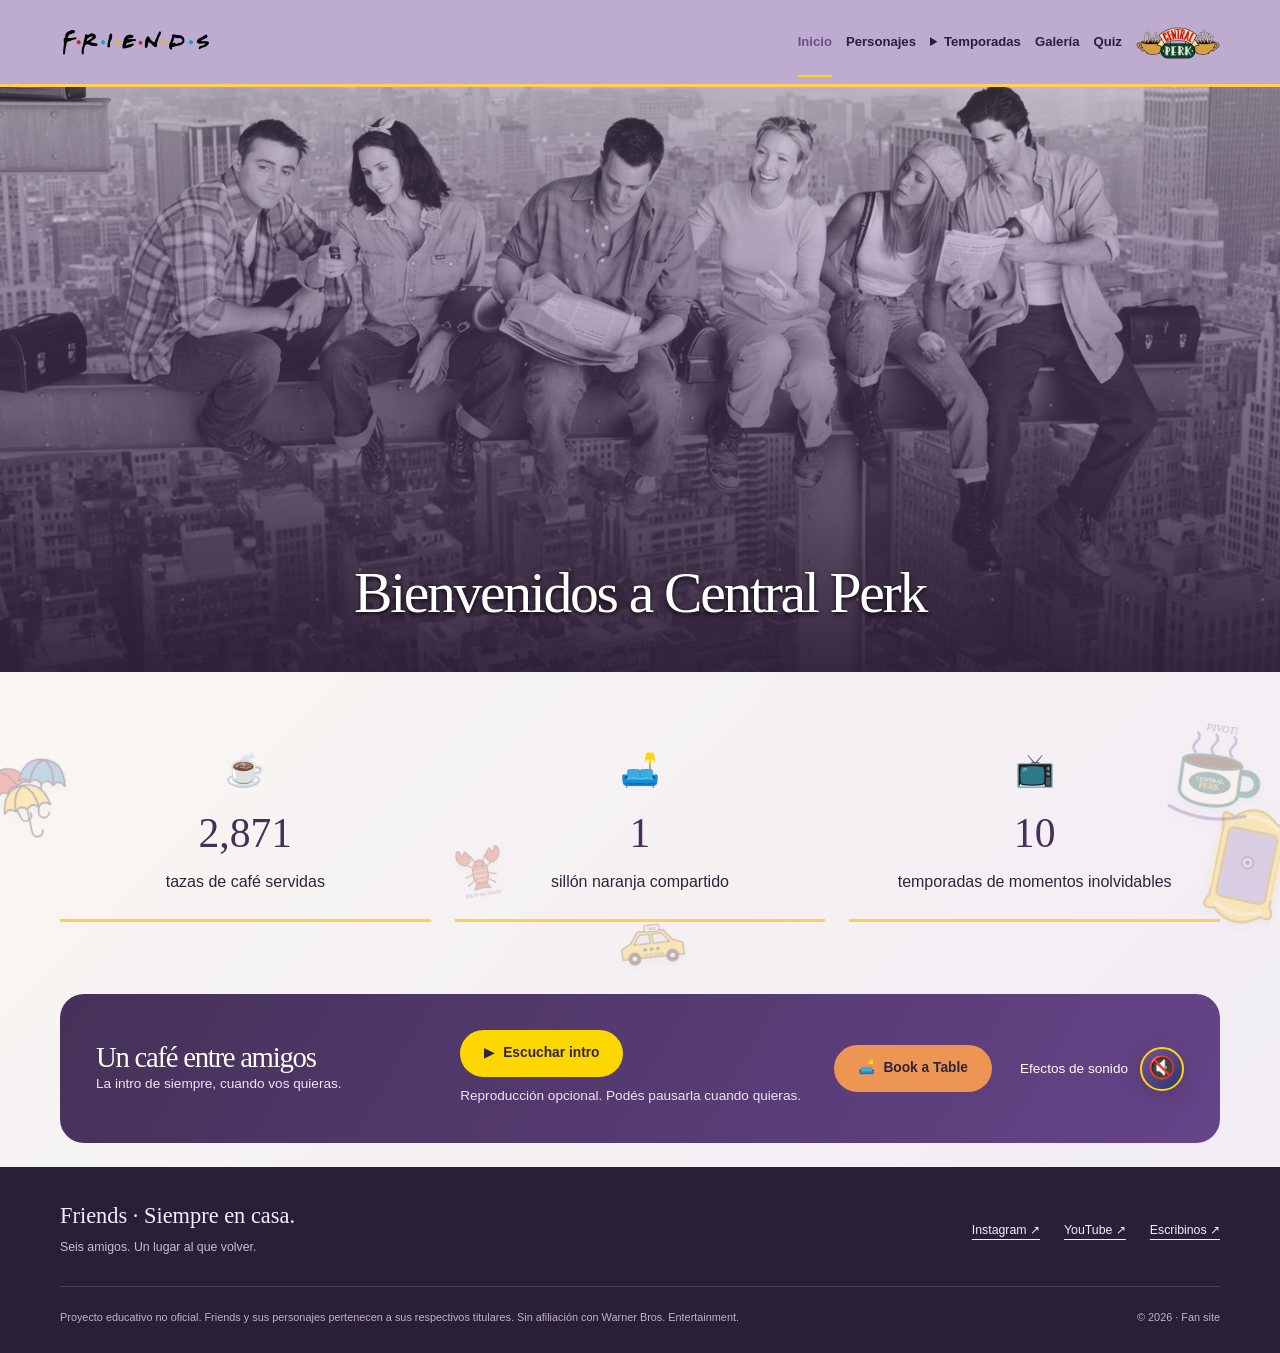
<file: index.html>
<!doctype html>
<html lang="es-AR">
<head>
<meta charset="UTF-8">
<meta name="viewport" content="width=device-width, initial-scale=1">
<meta name="theme-color" content="#291f39">
<title>Inicio | Friends</title>
<link rel="stylesheet" href="css/estilos.css">
<script defer src="js/data.js"></script>
<script defer src="js/hero.js"></script>
<script defer src="js/gallery.js"></script>
<script defer src="js/audioManager.js"></script>
<script defer src="js/audio.js"></script>
<script defer src="js/quiz.js"></script>
<script defer src="js/contacto.js"></script>
<script defer src="js/personajes.js"></script>
<script defer src="js/main.js"></script>
<script defer src="js/visualEffects.js"></script>
<script defer src="js/script.js"></script>
</head>
<body>
<div class="app home-page">
<a class="skip-link" href="#contenido">Saltar al contenido</a>
<header class="site-header">
<div class="container header-inner">
<a class="brand" href="index.html" aria-label="Friends, ir al inicio">
<img src="img/home/friends-logo.png" width="2048" height="800" alt="Friends"/>
</a>
<nav id="navegacion" class="navigation" aria-label="Navegación principal">
<a href="index.html" aria-current="page">Inicio</a>
<a href="personajes.html">Personajes</a>
<a href="temporadas.html">Temporadas</a>
<a href="galeria.html">Galería</a>
<a href="quiz.html">Quiz</a>
<a class="cafe-nav-link" href="contacto.html#formulario" aria-label="Central Perk: contacto y reservas">
<img src="img/home/central-perk.png" width="1760" height="880" alt="Central Perk">
</a>
</nav>
<button class="menu-toggle" type="button" aria-label="Abrir menú" aria-expanded="false" aria-controls="navegacion">☰</button>
</div>
</header>
<main id="contenido" tabindex="-1">

<div class="theme-decorations" aria-hidden="true">
<img class="theme-sticker sticker-umbrellas" src="img/stickers/umbrellas.svg" alt="" width="180" height="180" loading="lazy" decoding="async">
<img class="theme-sticker sticker-frame" src="img/stickers/frame.svg" alt="" width="180" height="180" loading="lazy" decoding="async">
<img class="theme-sticker sticker-taxi" src="img/stickers/taxi.svg" alt="" width="180" height="180" loading="lazy" decoding="async">
<img class="theme-sticker sticker-coffee" src="img/stickers/coffee.svg" alt="" width="180" height="180" loading="lazy" decoding="async">
<img class="theme-sticker sticker-lobster" src="img/stickers/lobster.svg" alt="" width="180" height="180" loading="lazy" decoding="async">
</div>
<section class="home-hero" aria-labelledby="hero-title">
<img class="hero-background" src="img/home/Gemini_Generated_Image_yj6yjkyj6yjkyj6y.jpeg" width="1515" height="688" alt="Los seis amigos sentados en una viga sobre Nueva York" fetchPriority="high"/>
<div class="hero-atmosphere" aria-hidden="true"><span class="steam-plume"></span><span class="steam-plume"></span><span class="steam-plume"></span></div>
<div class="hero-copy container">
<h1 id="hero-title">Bienvenidos a Central Perk</h1>
</div>
</section>
<section class="container perk-stats" aria-label="Central Perk en números">
<div><span aria-hidden="true">☕</span><p><strong>2,871</strong> tazas de café servidas</p></div>
<div><span aria-hidden="true">🛋️</span><p><strong>1</strong> sillón naranja compartido</p></div>
<div><span aria-hidden="true">📺</span><p><strong>10</strong> temporadas de momentos inolvidables</p></div>
</section>
</main>
<section class="audio-banner container" aria-label="Un momento en Central Perk">
<div class="audio-copy"><h2>Un caf&#233; entre amigos</h2><p>La intro de siempre, cuando vos quieras.</p></div>
<div class="audio-controls">
<button id="audio-toggle" class="button intro-player" type="button" aria-pressed="false" aria-label="Reproducir intro de Friends"><span class="player-symbol" aria-hidden="true">&#9654;</span> <span class="player-text">Escuchar intro</span></button>
<span class="audio-status" role="status">Reproducci&#243;n opcional. Pod&#233;s pausarla cuando quieras.</span>
</div>
<a class="button booking-button" href="contacto.html#formulario"><span aria-hidden="true">&#128715;&#65039;</span> Book a Table</a>
<div class="sound-controls"><span>Efectos de sonido</span></div>
</section>
<footer class="site-footer">
<div class="container">
<div class="footer-top">
<div>
<p class="site-name">Friends · Siempre en casa.</p>
<p>Seis amigos. Un lugar al que volver.</p>
</div>
<div class="socials" aria-label="Redes sociales">
<a href="https://www.instagram.com/friends/" target="_blank" rel="noopener noreferrer">Instagram ↗</a>
<a href="https://www.youtube.com/@Friends" target="_blank" rel="noopener noreferrer">YouTube ↗</a>
<a href="contacto.html#formulario">Escribinos ↗</a>
</div>
</div>
<div class="footer-bottom">
<p>Proyecto educativo no oficial. Friends y sus personajes pertenecen a sus respectivos titulares. Sin afiliación con Warner Bros. Entertainment.</p>
<span>© <span data-current-year>2026</span> · Fan site</span>
</div>
</div>
</footer>
</div>
<noscript><style>.hero-copy > * { opacity: 1; transform: none; }</style>Activá JavaScript para usar los controles interactivos.</noscript>
</body>
</html>
</file>
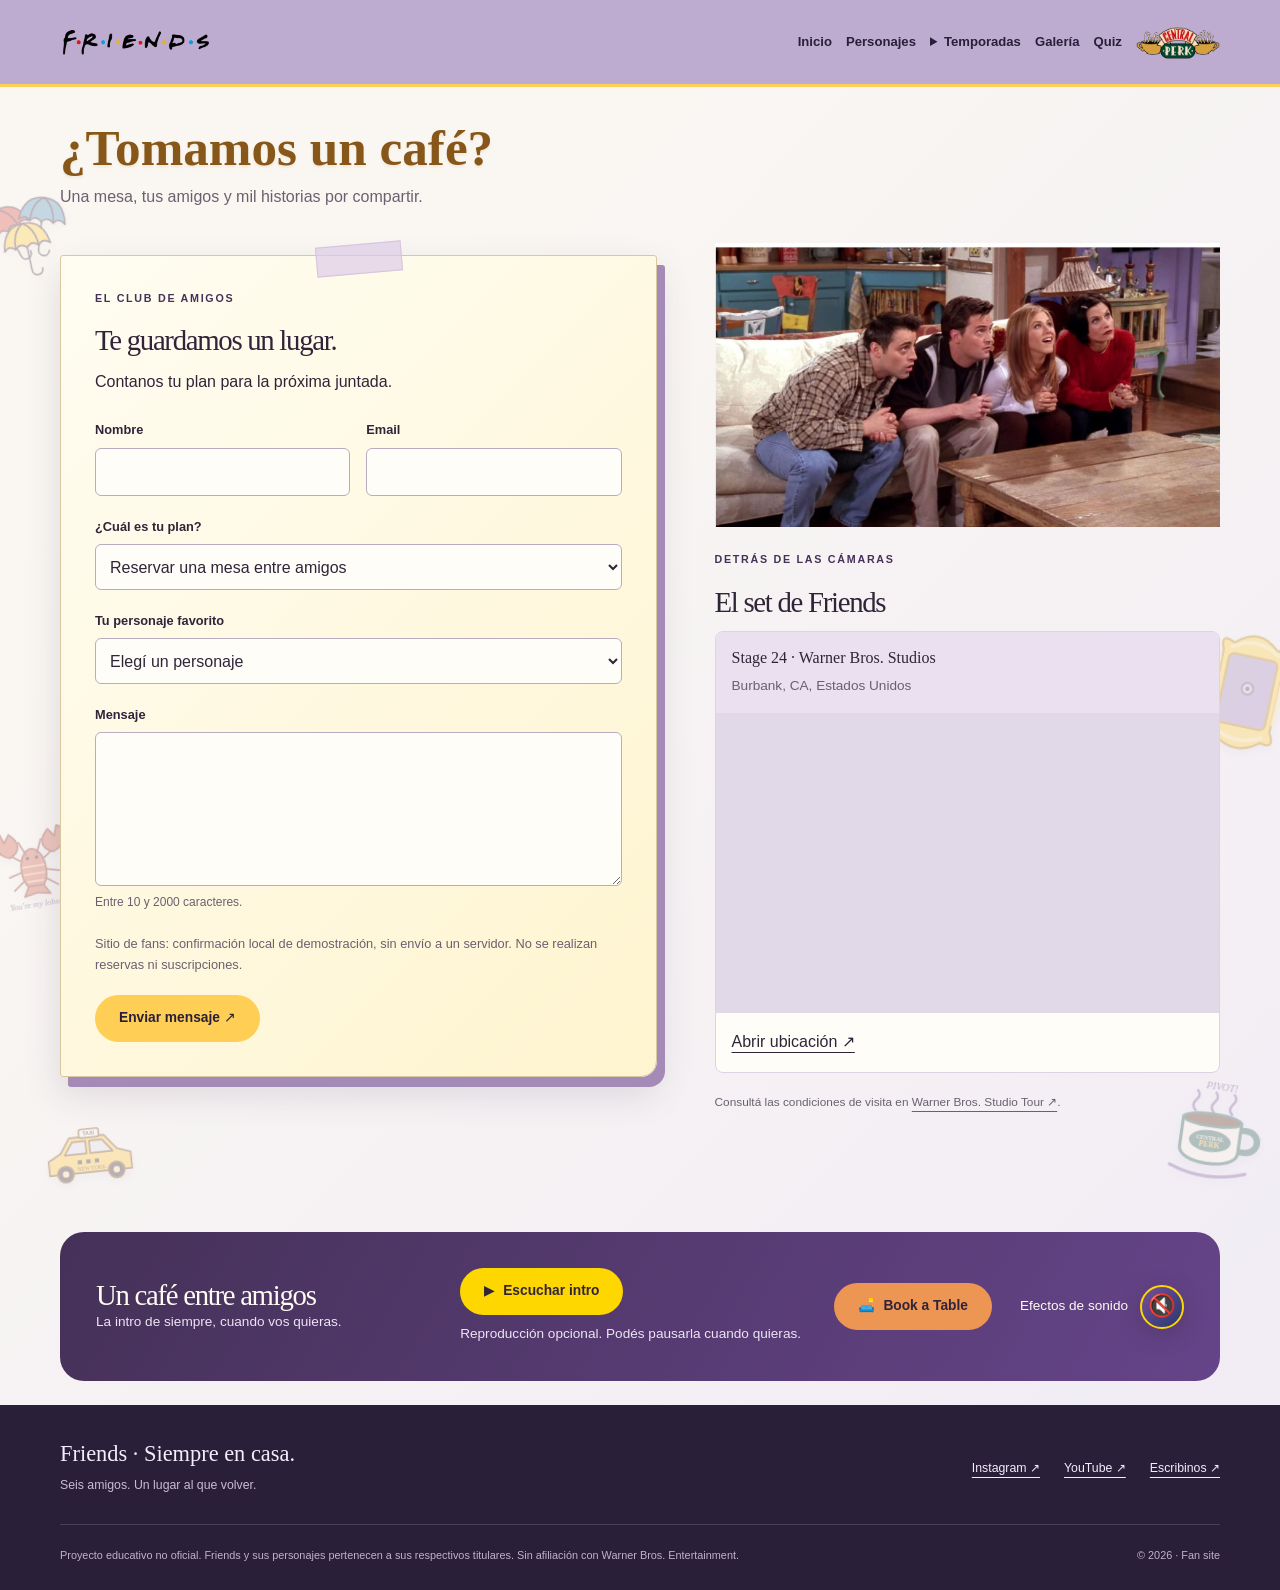
<file: contacto.html>
<!doctype html>
<html lang="es-AR">
<head>
<meta charset="UTF-8">
<meta name="viewport" content="width=device-width, initial-scale=1">
<meta name="theme-color" content="#291f39">
<title>¿Tomamos un café? | Friends</title>
<link rel="stylesheet" href="css/estilos.css">
<script defer src="js/data.js"></script>
<script defer src="js/hero.js"></script>
<script defer src="js/gallery.js"></script>
<script defer src="js/audioManager.js"></script>
<script defer src="js/audio.js"></script>
<script defer src="js/quiz.js"></script>
<script defer src="js/contacto.js"></script>
<script defer src="js/personajes.js"></script>
<script defer src="js/main.js"></script>
<script defer src="js/visualEffects.js"></script>
<script defer src="js/script.js"></script>
</head>
<body>
<div class="app">
<a class="skip-link" href="#contenido">Saltar al contenido</a>
<header class="site-header">
<div class="container header-inner">
<a class="brand" href="index.html" aria-label="Friends, ir al inicio">
<img src="img/home/friends-logo.png" width="2048" height="800" alt="Friends"/>
</a>
<nav id="navegacion" class="navigation" aria-label="Navegación principal">
<a href="index.html">Inicio</a>
<a href="personajes.html">Personajes</a>
<a href="temporadas.html">Temporadas</a>
<a href="galeria.html">Galería</a>
<a href="quiz.html">Quiz</a>
<a class="cafe-nav-link" href="contacto.html#formulario" aria-label="Central Perk: contacto y reservas" aria-current="page">
<img src="img/home/central-perk.png" width="1760" height="880" alt="Central Perk">
</a>
</nav>
<button class="menu-toggle" type="button" aria-label="Abrir menú" aria-expanded="false" aria-controls="navegacion">☰</button>
</div>
</header>
<main id="contenido" tabindex="-1">

<div class="theme-decorations" aria-hidden="true">
<img class="theme-sticker sticker-umbrellas" src="img/stickers/umbrellas.svg" alt="" width="180" height="180" loading="lazy" decoding="async">
<img class="theme-sticker sticker-frame" src="img/stickers/frame.svg" alt="" width="180" height="180" loading="lazy" decoding="async">
<img class="theme-sticker sticker-taxi" src="img/stickers/taxi.svg" alt="" width="180" height="180" loading="lazy" decoding="async">
<img class="theme-sticker sticker-coffee" src="img/stickers/coffee.svg" alt="" width="180" height="180" loading="lazy" decoding="async">
<img class="theme-sticker sticker-lobster" src="img/stickers/lobster.svg" alt="" width="180" height="180" loading="lazy" decoding="async">
</div>
<div class="cafe-page container">
<header class="cafe-heading">
<div><h1 id="cafe-title">¿Tomamos un café?</h1>
<p>Una mesa, tus amigos y mil historias por compartir.</p></div>
</header>
<div class="cafe-split">
<section class="club-section contact-note" id="formulario" aria-labelledby="form-title">
<span class="eyebrow">El club de amigos</span>
<h2 id="form-title">Te guardamos un lugar.</h2>
<p>Contanos tu plan para la próxima juntada.</p>
<form id="contact-form" class="contact-form">
<div class="form-row">
<div class="field"><label for="nombre">Nombre</label><input id="nombre" name="nombre" required minlength="2" maxlength="80" autocomplete="given-name"></div>
<div class="field"><label for="email">Email</label><input id="email" name="email" type="email" required maxlength="150" autocomplete="email"></div>
</div>
<div class="field"><label for="plan">¿Cuál es tu plan?</label>
<select id="plan" name="plan"><option>Reservar una mesa entre amigos</option><option>Sumarme al club de amigos</option><option>Hacer una consulta</option></select></div>
<div class="field"><label for="personaje">Tu personaje favorito</label>
<select id="personaje" name="personaje"><option value="">Elegí un personaje</option><option>Rachel</option><option>Monica</option><option>Phoebe</option><option>Joey</option><option>Chandler</option><option>Ross</option></select></div>
<div class="field"><label for="mensaje">Mensaje</label><textarea id="mensaje" name="mensaje" required minlength="10" maxlength="2000" rows="5" aria-describedby="message-help"></textarea>
<span id="message-help" class="small">Entre 10 y 2000 caracteres.</span></div>
<p class="club-note">Sitio de fans: confirmación local de demostración, sin envío a un servidor. No se realizan reservas ni suscripciones.</p>
<button class="button contact-submit" type="submit"><svg class="success-check" viewBox="0 0 24 24" aria-hidden="true" focusable="false"><path d="M5 12l4 4L19 6" pathLength="1"/></svg><span class="submit-label" aria-live="polite">Enviar mensaje &#8599;</span></button>
<div class="form-status" role="status" tabindex="-1"></div>
</form>
<dialog id="contact-success" class="contact-dialog" aria-labelledby="contact-success-title" aria-describedby="contact-success-copy">
<span class="eyebrow">Central Perk · El club de amigos</span>
<h2 id="contact-success-title">&#161;Mensaje recibido!</h2>
<p id="contact-success-copy">T&#237;tulo del episodio: 'El de la persona que nos contact&#243;'</p>
<p class="small">Confirmación de demostración: el mensaje se validó en tu navegador; no se envió a un servidor.</p>
<p class="contact-countdown">Esta ventana se cierra en <span data-countdown>5</span> segundos.</p>
<button class="button" type="button" autofocus>Volver a Central Perk</button>
</dialog>
</section>
<aside class="studio-section" aria-labelledby="locations-title">
<figure class="studio-photo"><img src="img/galeria/05-grupo-en-sillon.webp" alt="Los amigos reunidos en el sillón de Central Perk"></figure>
<span class="eyebrow">Detrás de las cámaras</span>
<h2 id="locations-title">El set de Friends</h2>
<div class="map-panel">
<div class="map-heading"><h3>Stage 24 · Warner Bros. Studios</h3><address>Burbank, CA, Estados Unidos</address></div>
<div class="map-embed"><iframe title="Ubicación de Stage 24, Warner Bros. Studios, Burbank" src="https://maps.google.com/maps?q=Stage%2024%20Warner%20Bros.%20Studios%20Burbank%20California&amp;output=embed" height="300" loading="lazy" referrerpolicy="no-referrer-when-downgrade" allowfullscreen></iframe></div>
<div class="map-details"><a href="https://www.google.com/maps/search/?api=1&amp;query=Stage%2024%20Warner%20Bros.%20Studios%20Burbank%20California" target="_blank" rel="noopener noreferrer">Abrir ubicación ↗</a></div>
</div>
<p class="source-note">Consultá las condiciones de visita en <a href="https://www.wbstudiotour.com/" target="_blank" rel="noopener noreferrer">Warner Bros. Studio Tour ↗</a>.</p>
</aside>
</div>
</div>
</main>
<section class="audio-banner container" aria-label="Un momento en Central Perk">
<div class="audio-copy"><h2>Un caf&#233; entre amigos</h2><p>La intro de siempre, cuando vos quieras.</p></div>
<div class="audio-controls">
<button id="audio-toggle" class="button intro-player" type="button" aria-pressed="false" aria-label="Reproducir intro de Friends"><span class="player-symbol" aria-hidden="true">&#9654;</span> <span class="player-text">Escuchar intro</span></button>
<span class="audio-status" role="status">Reproducci&#243;n opcional. Pod&#233;s pausarla cuando quieras.</span>
</div>
<a class="button booking-button" href="contacto.html#formulario"><span aria-hidden="true">&#128715;&#65039;</span> Book a Table</a>
<div class="sound-controls"><span>Efectos de sonido</span></div>
</section>
<footer class="site-footer">
<div class="container">
<div class="footer-top">
<div>
<p class="site-name">Friends · Siempre en casa.</p>
<p>Seis amigos. Un lugar al que volver.</p>
</div>
<div class="socials" aria-label="Redes sociales">
<a href="https://www.instagram.com/friends/" target="_blank" rel="noopener noreferrer">Instagram ↗</a>
<a href="https://www.youtube.com/@Friends" target="_blank" rel="noopener noreferrer">YouTube ↗</a>
<a href="contacto.html#formulario">Escribinos ↗</a>
</div>
</div>
<div class="footer-bottom">
<p>Proyecto educativo no oficial. Friends y sus personajes pertenecen a sus respectivos titulares. Sin afiliación con Warner Bros. Entertainment.</p>
<span>© <span data-current-year>2026</span> · Fan site</span>
</div>
</div>
</footer>
</div>
<noscript>Activá JavaScript para usar los controles interactivos.</noscript>
</body>
</html>
</file>
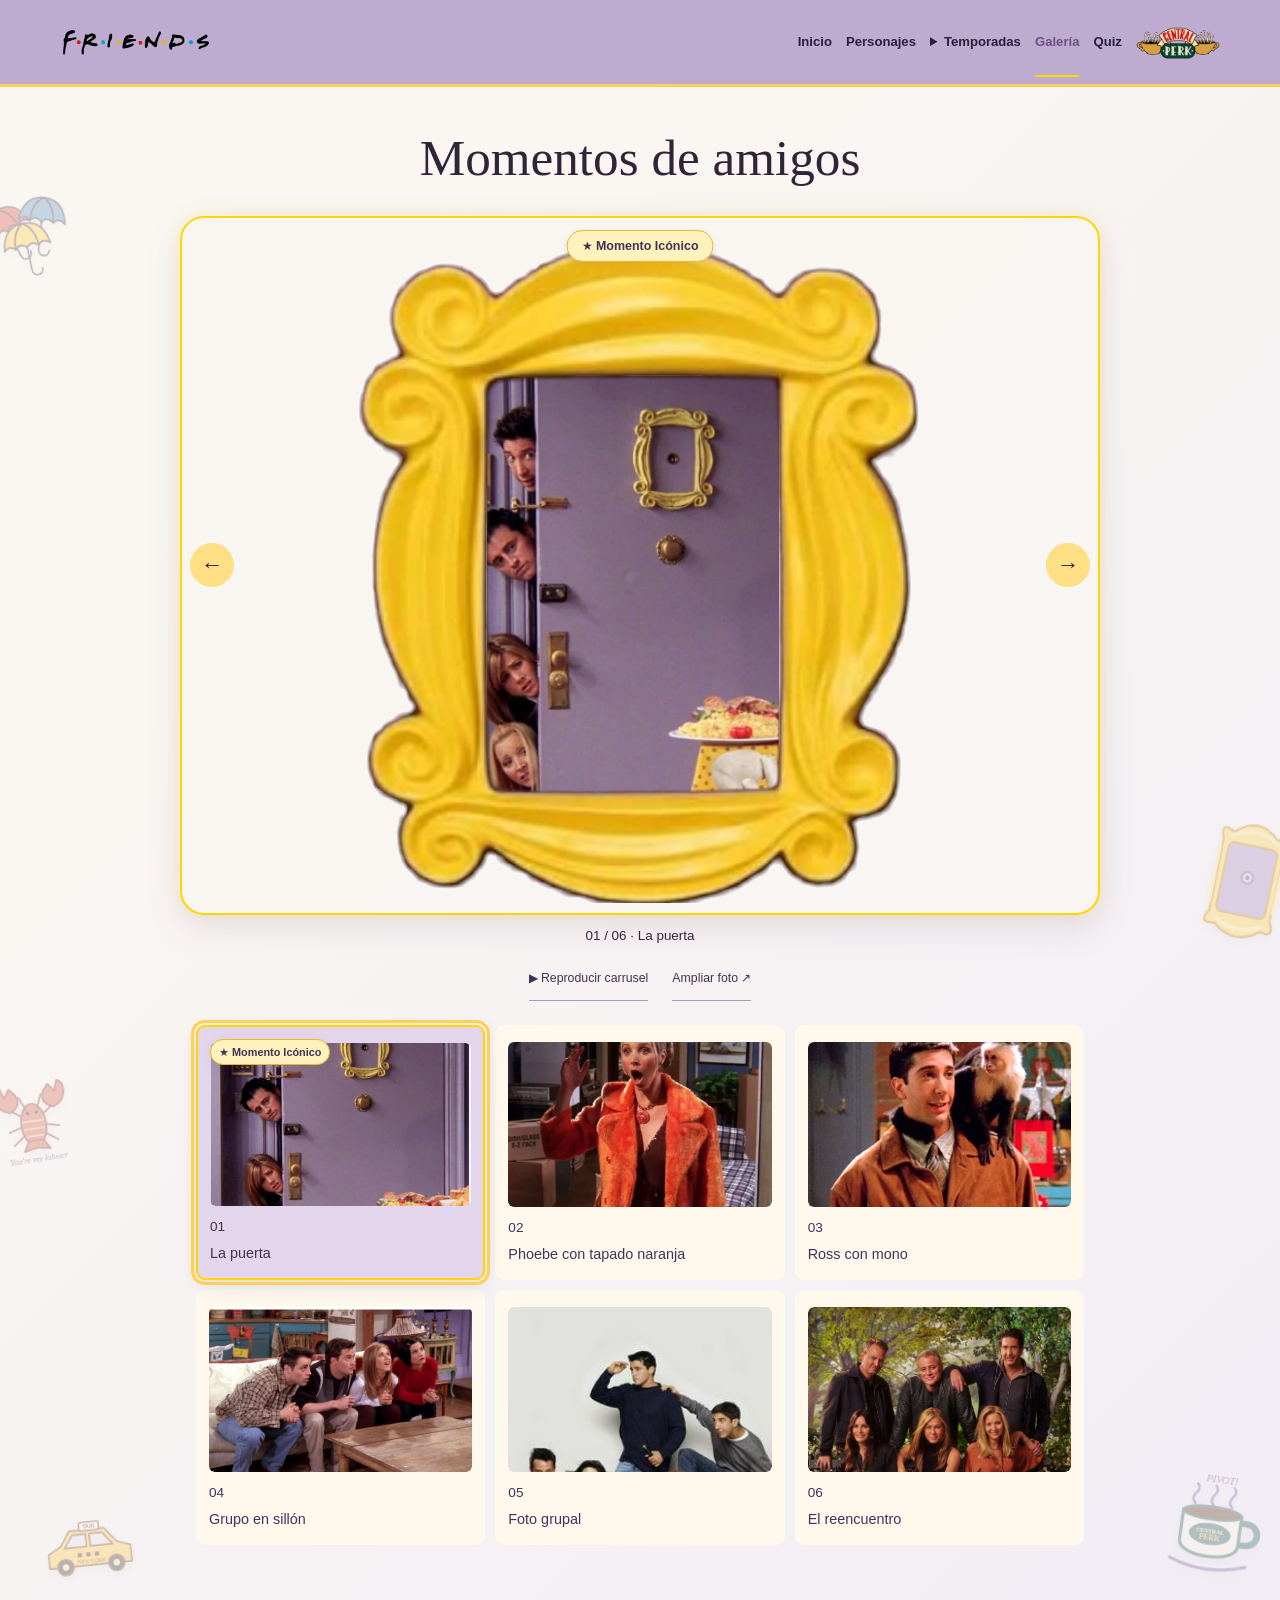
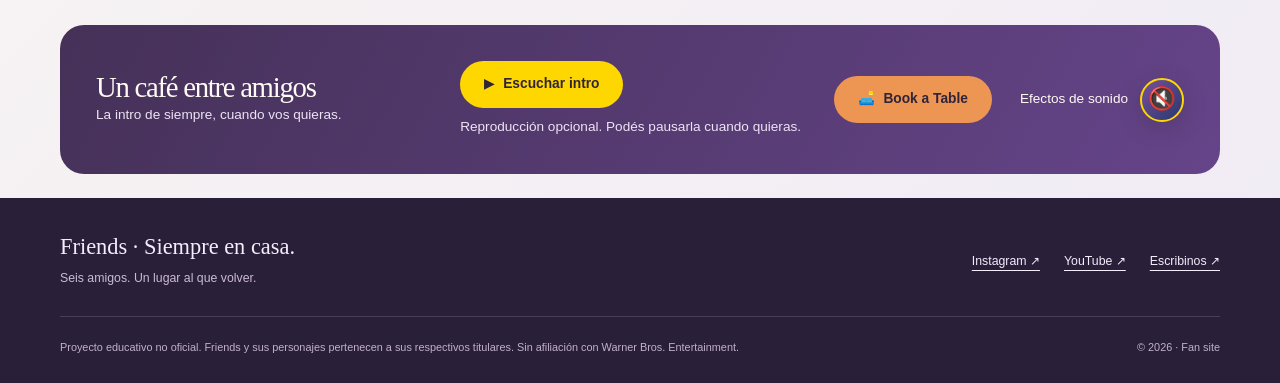
<file: galeria.html>
<!doctype html>
<html lang="es-AR">
  <head>
    <meta charset="UTF-8" />
    <meta name="viewport" content="width=device-width, initial-scale=1" />
    <meta name="theme-color" content="#291f39" />
    <title>Galería | Friends</title>
    <link rel="stylesheet" href="css/estilos.css" />
<script defer src="js/data.js"></script>
<script defer src="js/hero.js"></script>
<script defer src="js/gallery.js"></script>
<script defer src="js/audioManager.js"></script>
<script defer src="js/audio.js"></script>
<script defer src="js/quiz.js"></script>
<script defer src="js/contacto.js"></script>
<script defer src="js/personajes.js"></script>
<script defer src="js/main.js"></script>
<script defer src="js/visualEffects.js"></script>
<script defer src="js/script.js"></script>
  </head>
  <body>
    <div class="app">
      <a class="skip-link" href="#contenido">Saltar al contenido</a>
      <header class="site-header">
        <div class="container header-inner">
          <a class="brand" href="index.html" aria-label="Friends, ir al inicio">
            <img
              src="img/home/friends-logo.png"
              width="2048"
              height="800"
              alt="Friends"
            />
          </a>
          <nav
            id="navegacion"
            class="navigation"
            aria-label="Navegación principal"
          >
            <a href="index.html">Inicio</a>
            <a href="personajes.html">Personajes</a>
            <a href="temporadas.html">Temporadas</a>
            <a href="galeria.html" aria-current="page">Galería</a>
            <a href="quiz.html">Quiz</a>
<a class="cafe-nav-link" href="contacto.html#formulario" aria-label="Central Perk: contacto y reservas">
              <img
                src="img/home/central-perk.png"
                width="1760"
                height="880"
                alt="Central Perk"
              />
            </a>
          </nav>
          <button
            class="menu-toggle"
            type="button"
            aria-label="Abrir menú"
            aria-expanded="false"
            aria-controls="navegacion"
          >
            ☰
          </button>
        </div>
      </header>
      <main id="contenido" tabindex="-1">

<div class="theme-decorations" aria-hidden="true">
<img class="theme-sticker sticker-umbrellas" src="img/stickers/umbrellas.svg" alt="" width="180" height="180" loading="lazy" decoding="async">
<img class="theme-sticker sticker-frame" src="img/stickers/frame.svg" alt="" width="180" height="180" loading="lazy" decoding="async">
<img class="theme-sticker sticker-taxi" src="img/stickers/taxi.svg" alt="" width="180" height="180" loading="lazy" decoding="async">
<img class="theme-sticker sticker-coffee" src="img/stickers/coffee.svg" alt="" width="180" height="180" loading="lazy" decoding="async">
<img class="theme-sticker sticker-lobster" src="img/stickers/lobster.svg" alt="" width="180" height="180" loading="lazy" decoding="async">
</div>
        <section class="gallery-page">
          <svg class="gallery-filters" width="0" height="0" aria-hidden="true" focusable="false">
            <defs>
              <filter id="yellow-frame-only" color-interpolation-filters="sRGB">

                <feColorMatrix type="matrix" values="1 0 0 0 0  0 1 0 0 0  0 0 1 0 0  4 0 -4 0 0" />
              </filter>
            </defs>
          </svg>
          <div class="page-intro centered container">
            <h1>Momentos de amigos</h1>
          </div>
          <div
            class="memory-carousel"
            role="region"
            aria-roledescription="carrusel"
            aria-label="Seis recuerdos de Friends"
            tabindex="0"
          >
            <div class="gallery-stage gallery-featured-item">
              <span class="gallery-featured-badge">&#9733; Momento Ic&#243;nico</span>
              <button
                class="memory-frame marco-foto"
                type="button"
                aria-label="Ampliar foto de la galería"
                aria-haspopup="dialog"
              >
                <img
                  class="frame-art"
                  src="img/galeria/marco-amarillo-violeta.webp"
                  width="390"
                  height="388"
                  alt=""
                />
                <span class="memory-window">
                  <span class="peephole-window">
                    <img
                      id="carousel-image"
                      class="memory-slide"
                      src="img/galeria/01-puerta.webp"
                      alt="La puerta del departamento de Friends"
                    />
                  </span>
                </span>
              </button>
              <button
                class="gallery-arrow gallery-prev"
                type="button"
                aria-label="Foto anterior"
              >
                ←
              </button>
              <button
                class="gallery-arrow gallery-next"
                type="button"
                aria-label="Foto siguiente"
              >
                →
              </button>
            </div>
            <div class="carousel-controls">
              <p id="memory-caption" aria-live="polite" aria-atomic="true">
                01 / 06 · La puerta
              </p>
            </div>
            <div class="carousel-actions">
              <button type="button" aria-pressed="false">
                ▶ Reproducir carrusel
              </button>
              <button type="button">Ampliar foto ↗</button>
            </div>
            <div class="scene-index" aria-label="Elegí un recuerdo">
              <button type="button" aria-pressed="true">
                01<span>La puerta</span>
              </button>
              <button type="button" aria-pressed="false">
                02<span>Phoebe con tapado naranja</span>
              </button>
              <button type="button" aria-pressed="false">
                03<span>Ross con mono</span>
              </button>
              <button type="button" aria-pressed="false">
                04<span>Grupo en sillón</span>
              </button>
              <button type="button" aria-pressed="false">
                05<span>Foto grupal</span>
              </button>
              <button type="button" aria-pressed="false">
                06<span>El reencuentro</span>
              </button>
            </div>
          </div>
          <dialog class="lightbox" aria-label="Fotografía ampliada">
            <button
              class="lightbox-close"
              type="button"
              aria-label="Cerrar imagen"
            >
              ×
            </button>
            <button
              class="lightbox-prev"
              type="button"
              aria-label="Imagen anterior"
            >
              ←
            </button>
            <figure>
              <div class="lightbox-frame">
                <img class="frame-art" src="img/galeria/marco-amarillo-violeta.webp" alt="" width="390" height="388" aria-hidden="true">
                <div class="memory-window">
                  <img
                    class="lightbox-slide modal-img"
                    src="img/galeria/01-puerta.webp"
                    alt="La puerta del departamento de Friends"
                    />
                </div>
              </div>
              <figcaption aria-live="polite">La puerta</figcaption>
            </figure>
            <button
              class="lightbox-next"
              type="button"
              aria-label="Imagen siguiente"
            >
              →
            </button>
          </dialog>
        </section>
      </main>
      <section class="audio-banner container" aria-label="Un momento en Central Perk">
<div class="audio-copy"><h2>Un caf&#233; entre amigos</h2><p>La intro de siempre, cuando vos quieras.</p></div>
<div class="audio-controls">
<button id="audio-toggle" class="button intro-player" type="button" aria-pressed="false" aria-label="Reproducir intro de Friends"><span class="player-symbol" aria-hidden="true">&#9654;</span> <span class="player-text">Escuchar intro</span></button>
<span class="audio-status" role="status">Reproducci&#243;n opcional. Pod&#233;s pausarla cuando quieras.</span>
</div>
<a class="button booking-button" href="contacto.html#formulario"><span aria-hidden="true">&#128715;&#65039;</span> Book a Table</a>
<div class="sound-controls"><span>Efectos de sonido</span></div>
</section>
<footer class="site-footer">
        <div class="container">
          <div class="footer-top">
            <div>
              <p class="site-name">Friends · Siempre en casa.</p>
              <p>Seis amigos. Un lugar al que volver.</p>
            </div>
            <div class="socials" aria-label="Redes sociales">
              <a
                href="https://www.instagram.com/friends/"
                target="_blank"
                rel="noopener noreferrer"
                >Instagram ↗</a
              >
              <a
                href="https://www.youtube.com/@Friends"
                target="_blank"
                rel="noopener noreferrer"
                >YouTube ↗</a
              >
              <a href="contacto.html#formulario">Escribinos ↗</a>
            </div>
          </div>
          <div class="footer-bottom">
            <p>
              Proyecto educativo no oficial. Friends y sus personajes pertenecen
              a sus respectivos titulares. Sin afiliación con Warner Bros.
              Entertainment.
            </p>
            <span>© <span data-current-year>2026</span> · Fan site</span>
          </div>
        </div>
      </footer>
          </div>
    <noscript
      >Activá JavaScript para el carrusel, el mapa seleccionable y la
      música.</noscript
    >
  </body>
</html>
</file>
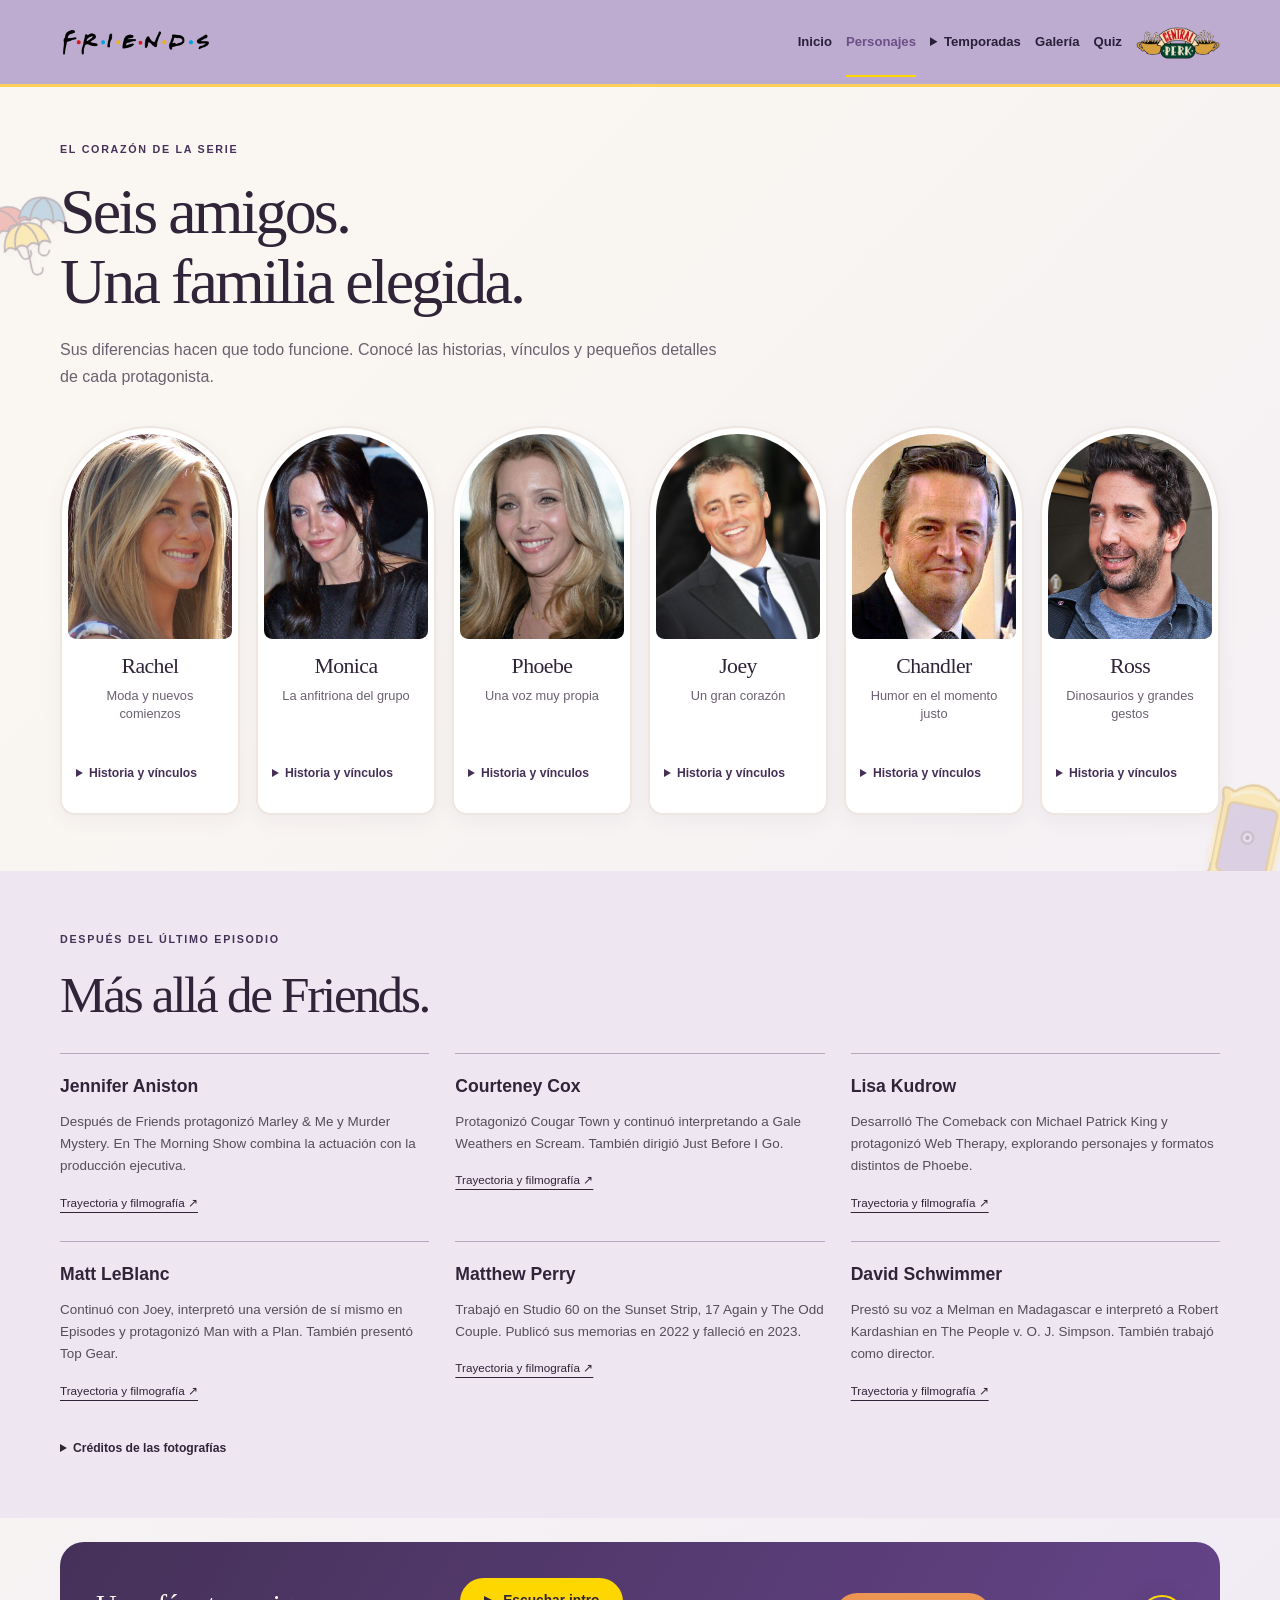
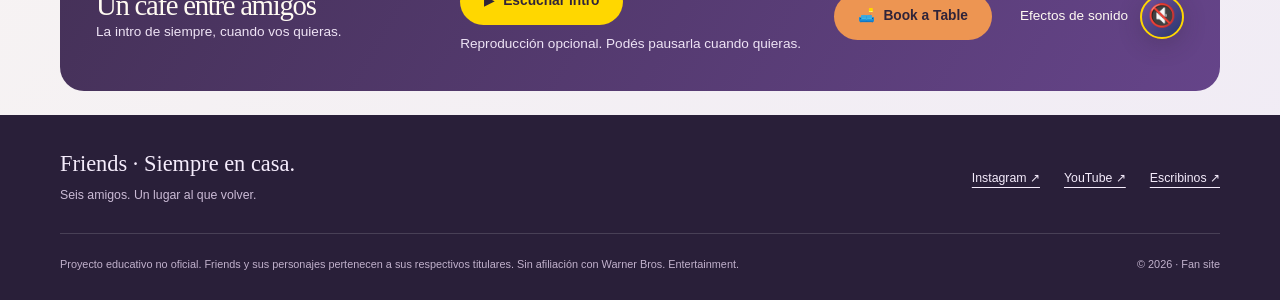
<file: personajes.html>
<!doctype html>
<html lang="es-AR">
<head>
<meta charset="UTF-8">
<meta name="viewport" content="width=device-width, initial-scale=1">
<meta name="theme-color" content="#291f39">
<title>Personajes | Friends</title>
<link rel="stylesheet" href="css/estilos.css">
<script defer src="js/data.js"></script>
<script defer src="js/hero.js"></script>
<script defer src="js/gallery.js"></script>
<script defer src="js/audioManager.js"></script>
<script defer src="js/audio.js"></script>
<script defer src="js/quiz.js"></script>
<script defer src="js/contacto.js"></script>
<script defer src="js/personajes.js"></script>
<script defer src="js/main.js"></script>
<script defer src="js/visualEffects.js"></script>
<script defer src="js/script.js"></script>
</head>
<body>
<div class="app">
<a class="skip-link" href="#contenido">Saltar al contenido</a>
<header class="site-header">
<div class="container header-inner">
<a class="brand" href="index.html" aria-label="Friends, ir al inicio">
<img src="img/home/friends-logo.png" width="2048" height="800" alt="Friends"/>
</a>
<nav id="navegacion" class="navigation" aria-label="Navegación principal">
<a href="index.html">Inicio</a>
<a href="personajes.html" aria-current="page">Personajes</a>
<a href="temporadas.html">Temporadas</a>
<a href="galeria.html">Galería</a>
<a href="quiz.html">Quiz</a>
<a class="cafe-nav-link" href="contacto.html#formulario" aria-label="Central Perk: contacto y reservas">
<img src="img/home/central-perk.png" width="1760" height="880" alt="Central Perk">
</a>
</nav>
<button class="menu-toggle" type="button" aria-label="Abrir menú" aria-expanded="false" aria-controls="navegacion">☰</button>
</div>
</header>
<main id="contenido" tabindex="-1">

<div class="theme-decorations" aria-hidden="true">
<img class="theme-sticker sticker-umbrellas" src="img/stickers/umbrellas.svg" alt="" width="180" height="180" loading="lazy" decoding="async">
<img class="theme-sticker sticker-frame" src="img/stickers/frame.svg" alt="" width="180" height="180" loading="lazy" decoding="async">
<img class="theme-sticker sticker-taxi" src="img/stickers/taxi.svg" alt="" width="180" height="180" loading="lazy" decoding="async">
<img class="theme-sticker sticker-coffee" src="img/stickers/coffee.svg" alt="" width="180" height="180" loading="lazy" decoding="async">
<img class="theme-sticker sticker-lobster" src="img/stickers/lobster.svg" alt="" width="180" height="180" loading="lazy" decoding="async">
</div>
<div class="container">
<div class="page-intro">
<span class="eyebrow">El corazón de la serie</span>
<h1>Seis amigos.<br/>Una familia elegida.</h1>
<p>Sus diferencias hacen que todo funcione. Conocé las historias, vínculos y pequeños detalles de cada protagonista.</p>
</div>
<section class="character-list" aria-label="Los seis protagonistas">
<article class="character-card" id="rachel" aria-labelledby="name-rachel">
<button class="portrait portrait-toggle" type="button" aria-label="Frase de Rachel" aria-pressed="false" aria-describedby="quote-rachel">
<img src="img/personajes/rachel.jpg" width="600" height="650" loading="lazy" alt="Retrato de Jennifer Aniston, quien interpreta a Rachel Green"/>
<span class="character-quote" id="quote-rachel">It's not that common!</span>
</button>
<div class="character-copy">
<h2 id="name-rachel">Rachel</h2>
<p class="character-subtitle">Moda y nuevos comienzos</p>
<details class="character-details"><summary>Historia y vínculos</summary>
<p><strong>Rachel Green</strong></p>
<p class="actor-name">Jennifer Aniston</p>
<p>Empieza de cero al llegar al departamento de Monica. De sus primeros días como camarera pasa a construir una carrera en la moda, mientras aprende a vivir con independencia.</p>
<p class="detail">
<strong>Trabaja en el mundo de la moda.</strong>
<br/>Su llegada vestida de novia pone en marcha la historia.</p>
<p>Decidida y sociable, aprende a sostenerse por sí misma.</p>
<p>Su amistad con Monica y su relación con Ross son centrales. Con Ross tiene a Emma.</p>
</details>
</div>
</article>
<article class="character-card" id="monica" aria-labelledby="name-monica">
<button class="portrait portrait-toggle" type="button" aria-label="Frase de Monica" aria-pressed="false" aria-describedby="quote-monica">
<img src="img/personajes/monica.jpg" width="600" height="650" loading="lazy" alt="Retrato de Courteney Cox, quien interpreta a Monica Geller"/>
<span class="character-quote" id="quote-monica">I KNOW!</span>
</button>
<div class="character-copy">
<h2 id="name-monica">Monica</h2>
<p class="character-subtitle">La anfitriona del grupo</p>
<details class="character-details"><summary>Historia y vínculos</summary>
<p><strong>Monica Geller</strong></p>
<p class="actor-name">Courteney Cox</p>
<p>Apasionada, competitiva y generosa, convierte su departamento en el corazón del grupo. Le encanta cocinar para sus amigos y hacer que todo esté perfectamente organizado.</p>
<p class="detail">
<strong>Chef y anfitriona incansable.</strong>
<br/>Es la hermana menor de <strong>Ross</strong> y disfruta ganar cualquier competencia.</p>
<p>De la búsqueda de estabilidad profesional a formar una familia con Chandler.</p>
<p>Competitiva y detallista; es hermana de Ross y amiga de Rachel desde la escuela.</p>
</details>
</div>
</article>
<article class="character-card" id="phoebe" aria-labelledby="name-phoebe">
<button class="portrait portrait-toggle" type="button" aria-label="Frase de Phoebe" aria-pressed="false" aria-describedby="quote-phoebe">
<img src="img/personajes/phoebe.jpg" width="600" height="650" loading="lazy" alt="Retrato de Lisa Kudrow, quien interpreta a Phoebe Buffay"/>
<span class="character-quote" id="quote-phoebe">Smelly Cat 🎸</span>
</button>
<div class="character-copy">
<h2 id="name-phoebe">Phoebe</h2>
<p class="character-subtitle">Una voz muy propia</p>
<details class="character-details"><summary>Historia y vínculos</summary>
<p><strong>Phoebe Buffay</strong></p>
<p class="actor-name">Lisa Kudrow</p>
<p>Creativa y de espíritu libre, encuentra una perspectiva inesperada en cada situación. Sus canciones, su guitarra y su sinceridad llenan Central Perk de momentos inolvidables.</p>
<p class="detail">
<strong>Masajista y música.</strong>
<br/>Compone e interpreta Smelly Cat.</p>
<p>Su independencia convive con una gran generosidad: gesta a los trillizos de su hermano y se casa con Mike.</p>
<p>Excéntrica, directa y leal; su hermana gemela se llama Ursula.</p>
</details>
</div>
</article>
<article class="character-card" id="joey" aria-labelledby="name-joey">
<button class="portrait portrait-toggle" type="button" aria-label="Frase de Joey" aria-pressed="false" aria-describedby="quote-joey">
<img src="img/personajes/joey.jpg" width="600" height="650" loading="lazy" alt="Retrato de Matt LeBlanc, quien interpreta a Joey Tribbiani"/>
<span class="character-quote" id="quote-joey">How you doin'?</span>
</button>
<div class="character-copy">
<h2 id="name-joey">Joey</h2>
<p class="character-subtitle">Un gran corazón</p>
<details class="character-details"><summary>Historia y vínculos</summary>
<p><strong>Joey Tribbiani</strong></p>
<p class="actor-name">Matt LeBlanc</p>
<p>Sueña con triunfar como actor. Su confianza, su amor por la comida y la lealtad hacia sus amigos hacen de él un compañero entrañable, especialmente para <strong>Chandler</strong>.</p>
<p class="detail">
<strong>Actor; interpreta al doctor Drake Ramoray.</strong>
<br/>La comida de Joey es un asunto muy serio.</p>
<p>Entre audiciones y Days of Our Lives, aprende a afrontar el rechazo sin abandonar la actuación.</p>
<p>Su amistad con Chandler y su enamoramiento de Rachel muestran su lado más afectuoso.</p>
</details>
</div>
</article>
<article class="character-card" id="chandler" aria-labelledby="name-chandler">
<button class="portrait portrait-toggle" type="button" aria-label="Frase de Chandler" aria-pressed="false" aria-describedby="quote-chandler">
<img src="img/personajes/chandler.jpg" width="600" height="650" loading="lazy" alt="Retrato de Matthew Perry, quien interpreta a Chandler Bing"/>
<span class="character-quote" id="quote-chandler">Could this BE any more...?</span>
</button>
<div class="character-copy">
<h2 id="name-chandler">Chandler</h2>
<p class="character-subtitle">Humor en el momento justo</p>
<details class="character-details"><summary>Historia y vínculos</summary>
<p><strong>Chandler Bing</strong></p>
<p class="actor-name">Matthew Perry</p>
<p>Usa el sarcasmo para atravesar situaciones incómodas, pero detrás de sus chistes hay un amigo sensible. Su relación con Monica muestra cuánto puede crecer junto a alguien.</p>
<p class="detail">
<strong>Trabaja en análisis de datos y luego en publicidad.</strong>
<br/>Sus amigos nunca recuerdan exactamente a qué se dedica al principio.</p>
<p>De evitar el compromiso a casarse con Monica y convertirse en padre adoptivo.</p>
<p>Irónico y vulnerable; su convivencia con Joey es uno de los grandes vínculos de la serie.</p>
</details>
</div>
</article>
<article class="character-card" id="ross" aria-labelledby="name-ross">
<button class="portrait portrait-toggle" type="button" aria-label="Frase de Ross" aria-pressed="false" aria-describedby="quote-ross">
<img src="img/personajes/ross.jpg" width="600" height="650" loading="lazy" alt="Retrato de David Schwimmer, quien interpreta a Ross Geller"/>
<span class="character-quote" id="quote-ross">PIVOT!</span>
</button>
<div class="character-copy">
<h2 id="name-ross">Ross</h2>
<p class="character-subtitle">Dinosaurios y grandes gestos</p>
<details class="character-details"><summary>Historia y vínculos</summary>
<p><strong>Ross Geller</strong></p>
<p class="actor-name">David Schwimmer</p>
<p>Romántico y entusiasta de la ciencia, combina su vida académica con relaciones complicadas. Su historia con <strong>Rachel</strong> atraviesa las temporadas, entre encuentros, dudas y segundas oportunidades.</p>
<p class="detail">
<strong>Paleontólogo y profesor.</strong>
<br/>Puede convertir una mudanza de sofá en una escena inolvidable.</p>
<p>Aprende a ser padre de Ben y Emma mientras su relación con Rachel atraviesa varias etapas.</p>
<p>Hermano de Monica, romántico y algo obstinado; su pasión por los dinosaurios lo acompaña siempre.</p>
</details>
</div>
</article>
</section>
</div>
<section class="actor-section section">
<div class="container">
<span class="eyebrow">Después del último episodio</span>
<h2>Más allá de Friends.</h2>
<div class="actor-list">
<article class="actor-card">
<h3>Jennifer Aniston</h3>
<p>Después de Friends protagonizó Marley &amp; Me y Murder Mystery. En The Morning Show combina la actuación con la producción ejecutiva.</p>
<a href="https://en.wikipedia.org/wiki/Jennifer_Aniston" target="_blank" rel="noopener noreferrer">Trayectoria y filmografía ↗</a>
</article>
<article class="actor-card">
<h3>Courteney Cox</h3>
<p>Protagonizó Cougar Town y continuó interpretando a Gale Weathers en Scream. También dirigió Just Before I Go.</p>
<a href="https://en.wikipedia.org/wiki/Courteney_Cox" target="_blank" rel="noopener noreferrer">Trayectoria y filmografía ↗</a>
</article>
<article class="actor-card">
<h3>Lisa Kudrow</h3>
<p>Desarrolló The Comeback con Michael Patrick King y protagonizó Web Therapy, explorando personajes y formatos distintos de Phoebe.</p>
<a href="https://en.wikipedia.org/wiki/Lisa_Kudrow" target="_blank" rel="noopener noreferrer">Trayectoria y filmografía ↗</a>
</article>
<article class="actor-card">
<h3>Matt LeBlanc</h3>
<p>Continuó con Joey, interpretó una versión de sí mismo en Episodes y protagonizó Man with a Plan. También presentó Top Gear.</p>
<a href="https://en.wikipedia.org/wiki/Matt_LeBlanc" target="_blank" rel="noopener noreferrer">Trayectoria y filmografía ↗</a>
</article>
<article class="actor-card">
<h3>Matthew Perry</h3>
<p>Trabajó en Studio 60 on the Sunset Strip, 17 Again y The Odd Couple. Publicó sus memorias en 2022 y falleció en 2023.</p>
<a href="https://en.wikipedia.org/wiki/Matthew_Perry" target="_blank" rel="noopener noreferrer">Trayectoria y filmografía ↗</a>
</article>
<article class="actor-card">
<h3>David Schwimmer</h3>
<p>Prestó su voz a Melman en Madagascar e interpretó a Robert Kardashian en The People v. O. J. Simpson. También trabajó como director.</p>
<a href="https://en.wikipedia.org/wiki/David_Schwimmer" target="_blank" rel="noopener noreferrer">Trayectoria y filmografía ↗</a>
</article>
</div>
<details class="credits">
<summary>Créditos de las fotografías</summary>
<p>Fotografías del elenco disponibles en el proyecto. Son retratos de los intérpretes, no fotogramas de la serie. Los originales se conservan sin modificar.</p>
<ul>
<li>Jennifer Aniston — Angela George · CC BY-SA 3.0 · <a href="https://commons.wikimedia.org/wiki/File:JenniferAnistonHWoFFeb2012.jpg" target="_blank" rel="noopener noreferrer">Ficha de la imagen y licencia</a> · <a href="https://creativecommons.org/licenses/by-sa/3.0" target="_blank" rel="noopener noreferrer">Condiciones de uso</a>
</li>
<li>Courteney Cox — Albert Domasin at https://www.flickr.com/photos/goalbert/ · CC BY-SA 2.0 · <a href="https://commons.wikimedia.org/wiki/File:Courteney_Cox_&#x27;10_PaleyFest.jpg" target="_blank" rel="noopener noreferrer">Ficha de la imagen y licencia</a> · <a href="https://creativecommons.org/licenses/by-sa/2.0" target="_blank" rel="noopener noreferrer">Condiciones de uso</a>
</li>
<li>Lisa Kudrow — Lan Bui · CC BY-SA 2.0 · <a href="https://commons.wikimedia.org/wiki/File:Lisa_Kudrow_2.jpg" target="_blank" rel="noopener noreferrer">Ficha de la imagen y licencia</a> · <a href="https://creativecommons.org/licenses/by-sa/2.0" target="_blank" rel="noopener noreferrer">Condiciones de uso</a>
</li>
<li>Matt LeBlanc — Richard Goldschmidt, www.piqtured.com · CC BY 2.0 · <a href="https://commons.wikimedia.org/wiki/File:Matt_LeBlanc%2C_Arqiva_British_Academy_Television_Awards%2C_2013.jpg" target="_blank" rel="noopener noreferrer">Ficha de la imagen y licencia</a> · <a href="https://creativecommons.org/licenses/by/2.0" target="_blank" rel="noopener noreferrer">Condiciones de uso</a>
</li>
<li>Matthew Perry — Valerie Jarrett / @vj44 via X (Twitter) · Public domain · <a href="https://commons.wikimedia.org/wiki/File:Matthew_Perry_in_support_of_Awareness_on_Drug_Courts_and_Reduced_Substance_Abuse.jpg" target="_blank" rel="noopener noreferrer">Ficha de la imagen y licencia</a>
</li>
<li>David Schwimmer — gdcgraphics · CC BY-SA 2.0 · <a href="https://commons.wikimedia.org/wiki/File:DavidSchwimmer10TIFF.jpg" target="_blank" rel="noopener noreferrer">Ficha de la imagen y licencia</a> · <a href="https://creativecommons.org/licenses/by-sa/2.0" target="_blank" rel="noopener noreferrer">Condiciones de uso</a>
</li>
</ul>
</details>
</div>
</section>
</main>
<section class="audio-banner container" aria-label="Un momento en Central Perk">
<div class="audio-copy"><h2>Un caf&#233; entre amigos</h2><p>La intro de siempre, cuando vos quieras.</p></div>
<div class="audio-controls">
<button id="audio-toggle" class="button intro-player" type="button" aria-pressed="false" aria-label="Reproducir intro de Friends"><span class="player-symbol" aria-hidden="true">&#9654;</span> <span class="player-text">Escuchar intro</span></button>
<span class="audio-status" role="status">Reproducci&#243;n opcional. Pod&#233;s pausarla cuando quieras.</span>
</div>
<a class="button booking-button" href="contacto.html#formulario"><span aria-hidden="true">&#128715;&#65039;</span> Book a Table</a>
<div class="sound-controls"><span>Efectos de sonido</span></div>
</section>
<footer class="site-footer">
<div class="container">
<div class="footer-top">
<div>
<p class="site-name">Friends · Siempre en casa.</p>
<p>Seis amigos. Un lugar al que volver.</p>
</div>
<div class="socials" aria-label="Redes sociales">
<a href="https://www.instagram.com/friends/" target="_blank" rel="noopener noreferrer">Instagram ↗</a>
<a href="https://www.youtube.com/@Friends" target="_blank" rel="noopener noreferrer">YouTube ↗</a>
<a href="contacto.html#formulario">Escribinos ↗</a>
</div>
</div>
<div class="footer-bottom">
<p>Proyecto educativo no oficial. Friends y sus personajes pertenecen a sus respectivos titulares. Sin afiliación con Warner Bros. Entertainment.</p>
<span>© <span data-current-year>2026</span> · Fan site</span>
</div>
</div>
</footer>
</div>
<noscript>Activá JavaScript para usar los controles interactivos.</noscript>
</body>
</html>
</file>
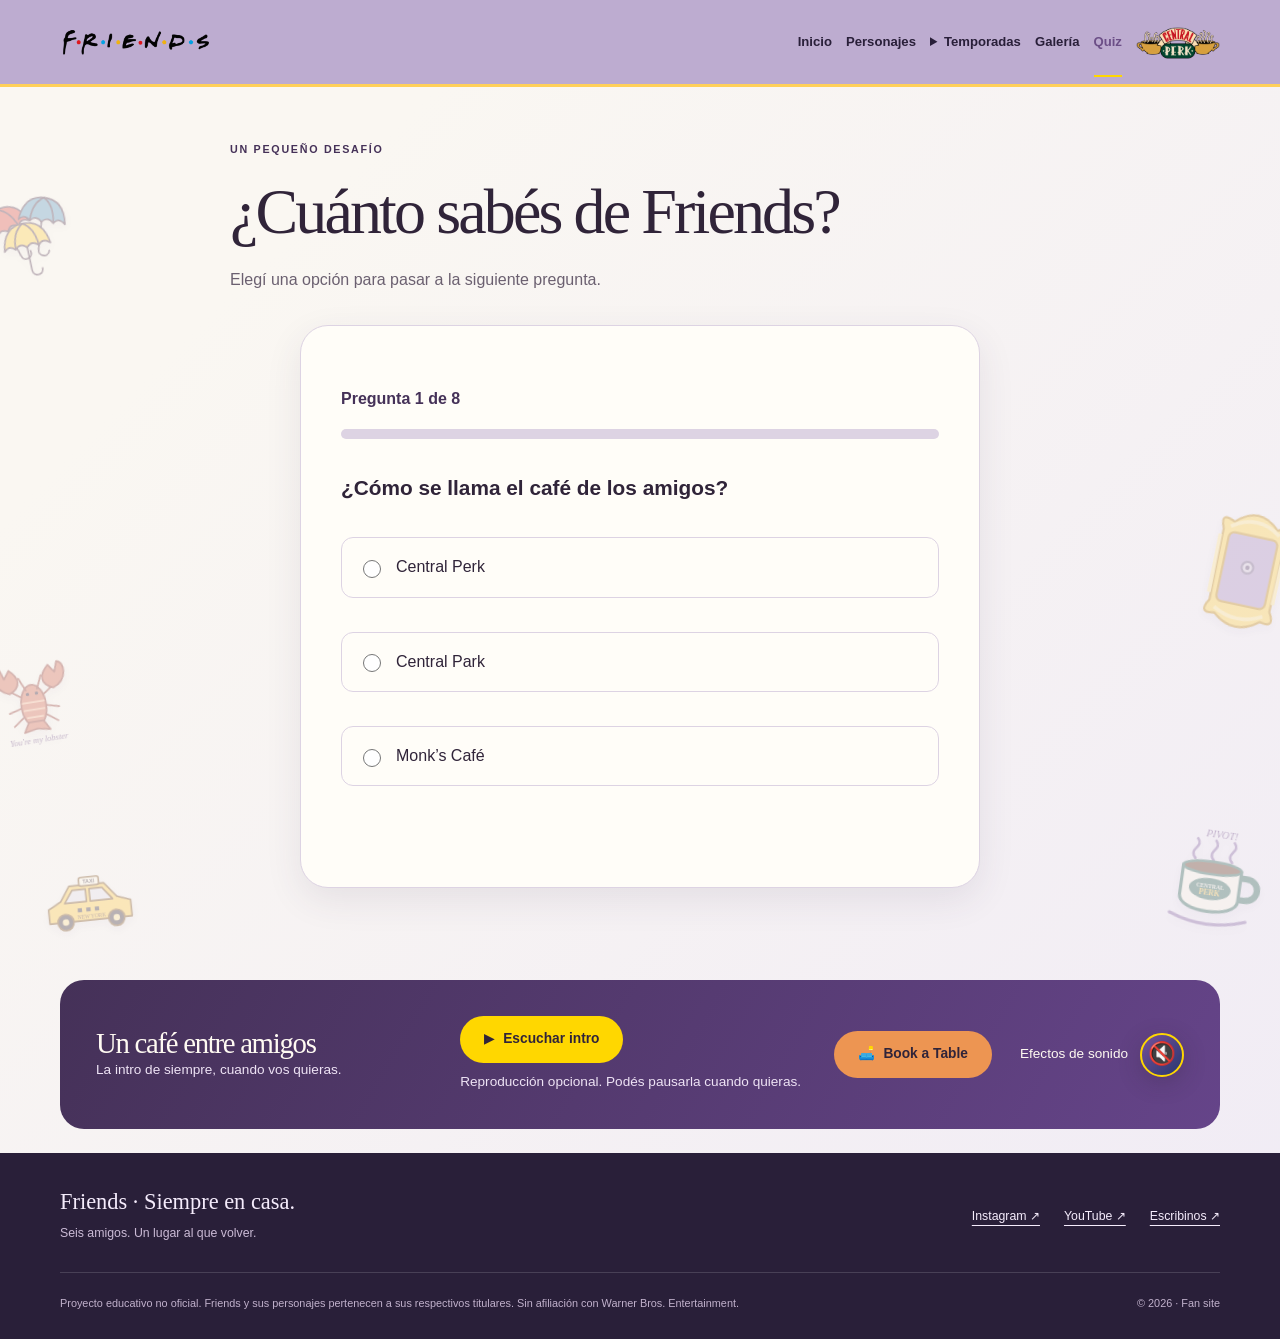
<file: quiz.html>
<!doctype html>
<html lang="es-AR">
<head>
<meta charset="UTF-8">
<meta name="viewport" content="width=device-width, initial-scale=1">
<meta name="theme-color" content="#291f39">
<title>Quiz | Friends</title>
<link rel="stylesheet" href="css/estilos.css">
<script defer src="js/data.js"></script>
<script defer src="js/hero.js"></script>
<script defer src="js/gallery.js"></script>
<script defer src="js/audioManager.js"></script>
<script defer src="js/audio.js"></script>
<script defer src="js/quiz.js"></script>
<script defer src="js/contacto.js"></script>
<script defer src="js/personajes.js"></script>
<script defer src="js/main.js"></script>
<script defer src="js/visualEffects.js"></script>
<script defer src="js/script.js"></script>
</head>
<body>
<div class="app">
<a class="skip-link" href="#contenido">Saltar al contenido</a>
<header class="site-header">
<div class="container header-inner">
<a class="brand" href="index.html" aria-label="Friends, ir al inicio">
<img src="img/home/friends-logo.png" width="2048" height="800" alt="Friends"/>
</a>
<nav id="navegacion" class="navigation" aria-label="Navegación principal">
<a href="index.html">Inicio</a>
<a href="personajes.html">Personajes</a>
<a href="temporadas.html">Temporadas</a>
<a href="galeria.html">Galería</a>
<a href="quiz.html" aria-current="page">Quiz</a>
<a class="cafe-nav-link" href="contacto.html#formulario" aria-label="Central Perk: contacto y reservas">
<img src="img/home/central-perk.png" width="1760" height="880" alt="Central Perk">
</a>
</nav>
<button class="menu-toggle" type="button" aria-label="Abrir menú" aria-expanded="false" aria-controls="navegacion">☰</button>
</div>
</header>
<main id="contenido" tabindex="-1">

<div class="theme-decorations" aria-hidden="true">
<img class="theme-sticker sticker-umbrellas" src="img/stickers/umbrellas.svg" alt="" width="180" height="180" loading="lazy" decoding="async">
<img class="theme-sticker sticker-frame" src="img/stickers/frame.svg" alt="" width="180" height="180" loading="lazy" decoding="async">
<img class="theme-sticker sticker-taxi" src="img/stickers/taxi.svg" alt="" width="180" height="180" loading="lazy" decoding="async">
<img class="theme-sticker sticker-coffee" src="img/stickers/coffee.svg" alt="" width="180" height="180" loading="lazy" decoding="async">
<img class="theme-sticker sticker-lobster" src="img/stickers/lobster.svg" alt="" width="180" height="180" loading="lazy" decoding="async">
</div>
<section class="container page-intro"><span class="eyebrow">Un pequeño desafío</span><h1>¿Cuánto sabés de Friends?</h1><p class="quiz-help">Elegí una opción para pasar a la siguiente pregunta.</p><noscript>Activá JavaScript para jugar las ocho preguntas.</noscript><form id="friends-quiz" class="quiz-form">
<p id="quiz-progress">Pregunta 1 de 8</p><progress max="8" value="0" aria-label="Preguntas respondidas"></progress><fieldset data-answer="0"><legend>¿Cómo se llama el café de los amigos?</legend><label><input type="radio" name="question0" value="0" required> Central Perk</label><label><input type="radio" name="question0" value="1" required> Central Park</label><label><input type="radio" name="question0" value="2" required> Monk’s Café</label></fieldset><fieldset data-answer="1" hidden disabled><legend>¿Quién canta “Smelly Cat”?</legend><label><input type="radio" name="question1" value="0" required> Rachel</label><label><input type="radio" name="question1" value="1" required> Phoebe</label><label><input type="radio" name="question1" value="2" required> Monica</label></fieldset><fieldset data-answer="2" hidden disabled><legend>¿Cuántas temporadas tiene la serie?</legend><label><input type="radio" name="question2" value="0" required> Ocho</label><label><input type="radio" name="question2" value="1" required> Nueve</label><label><input type="radio" name="question2" value="2" required> Diez</label></fieldset><fieldset data-answer="0" hidden disabled><legend>¿Cuál es la profesión de Ross?</legend><label><input type="radio" name="question3" value="0" required> Paleontólogo</label><label><input type="radio" name="question3" value="1" required> Chef</label><label><input type="radio" name="question3" value="2" required> Actor</label></fieldset><fieldset data-answer="1" hidden disabled><legend>¿Quién interpreta al doctor Drake Ramoray?</legend><label><input type="radio" name="question4" value="0" required> Chandler</label><label><input type="radio" name="question4" value="1" required> Joey</label><label><input type="radio" name="question4" value="2" required> Ross</label></fieldset><fieldset data-answer="2" hidden disabled><legend>¿Cómo se llama la hermana gemela de Phoebe?</legend><label><input type="radio" name="question5" value="0" required> Rachel</label><label><input type="radio" name="question5" value="1" required> Monica</label><label><input type="radio" name="question5" value="2" required> Ursula</label></fieldset><fieldset data-answer="0" hidden disabled><legend>¿De qué color es el sillón de Central Perk?</legend><label><input type="radio" name="question6" value="0" required> Naranja</label><label><input type="radio" name="question6" value="1" required> Azul</label><label><input type="radio" name="question6" value="2" required> Verde</label></fieldset><fieldset data-answer="1" hidden disabled><legend>¿Quién es la hermana de Ross?</legend><label><input type="radio" name="question7" value="0" required> Phoebe</label><label><input type="radio" name="question7" value="1" required> Monica</label><label><input type="radio" name="question7" value="2" required> Rachel</label></fieldset><p id="quiz-feedback" class="quiz-feedback" role="status" aria-atomic="true"></p><p id="quiz-result" role="status" tabindex="-1" hidden></p><button id="quiz-restart" type="button" class="button" hidden>Volver a jugar</button></form></section>
</main>
<section class="audio-banner container" aria-label="Un momento en Central Perk">
<div class="audio-copy"><h2>Un caf&#233; entre amigos</h2><p>La intro de siempre, cuando vos quieras.</p></div>
<div class="audio-controls">
<button id="audio-toggle" class="button intro-player" type="button" aria-pressed="false" aria-label="Reproducir intro de Friends"><span class="player-symbol" aria-hidden="true">&#9654;</span> <span class="player-text">Escuchar intro</span></button>
<span class="audio-status" role="status">Reproducci&#243;n opcional. Pod&#233;s pausarla cuando quieras.</span>
</div>
<a class="button booking-button" href="contacto.html#formulario"><span aria-hidden="true">&#128715;&#65039;</span> Book a Table</a>
<div class="sound-controls"><span>Efectos de sonido</span></div>
</section>
<footer class="site-footer">
<div class="container">
<div class="footer-top">
<div>
<p class="site-name">Friends · Siempre en casa.</p>
<p>Seis amigos. Un lugar al que volver.</p>
</div>
<div class="socials" aria-label="Redes sociales">
<a href="https://www.instagram.com/friends/" target="_blank" rel="noopener noreferrer">Instagram ↗</a>
<a href="https://www.youtube.com/@Friends" target="_blank" rel="noopener noreferrer">YouTube ↗</a>
<a href="contacto.html#formulario">Escribinos ↗</a>
</div>
</div>
<div class="footer-bottom">
<p>Proyecto educativo no oficial. Friends y sus personajes pertenecen a sus respectivos titulares. Sin afiliación con Warner Bros. Entertainment.</p>
<span>© <span data-current-year>2026</span> · Fan site</span>
</div>
</div>
</footer>
</div>
<noscript>Activá JavaScript para usar los controles interactivos.</noscript>
</body>
</html>
</file>
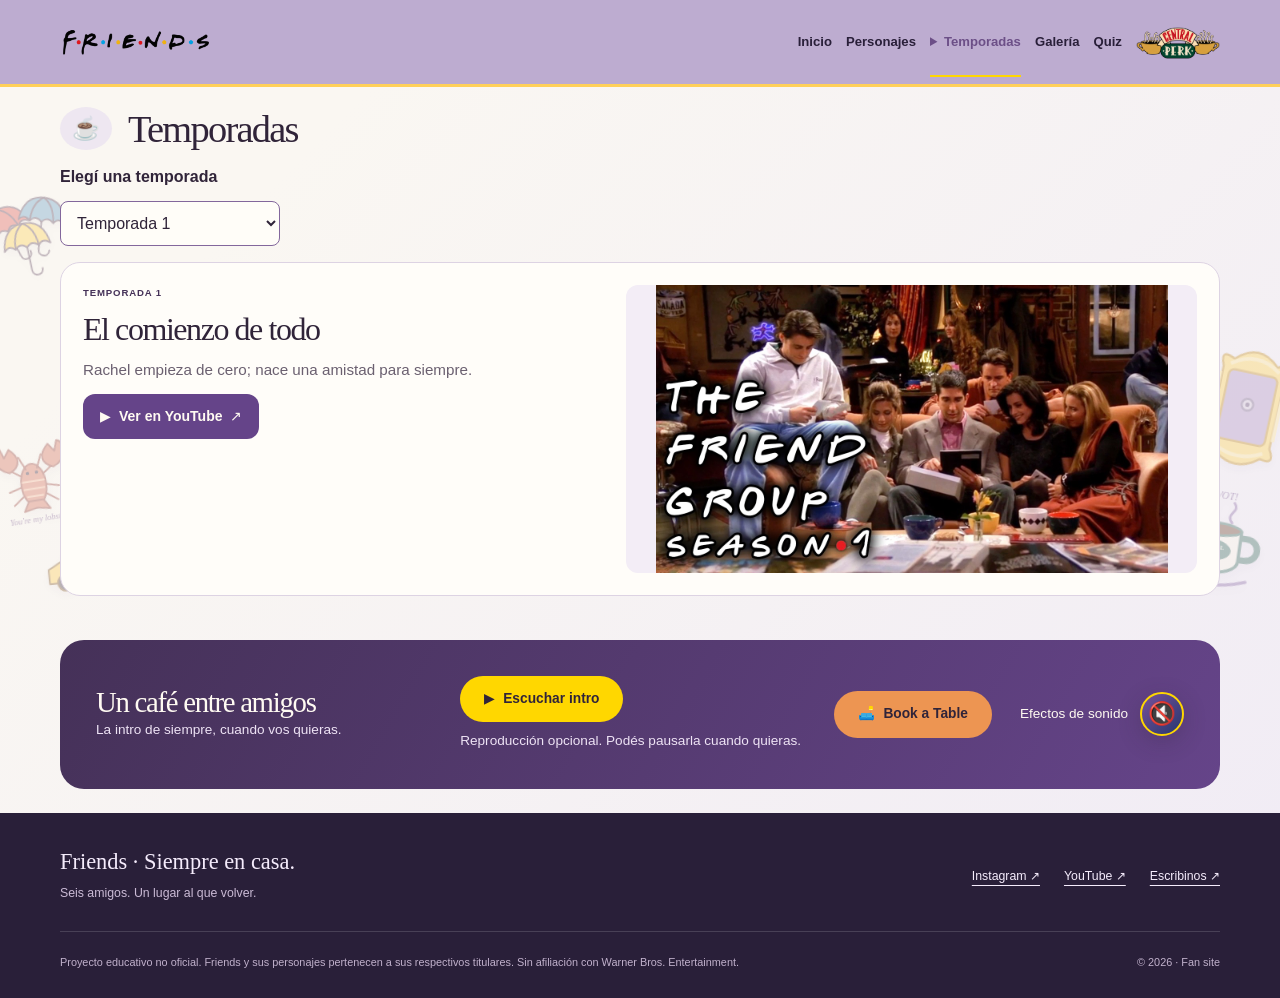
<file: temporadas.html>
<!doctype html>
<html lang="es-AR">
<head>
<meta charset="UTF-8">
<meta name="viewport" content="width=device-width, initial-scale=1">
<meta name="theme-color" content="#291f39">
<title>Temporadas | Friends</title>
<link rel="stylesheet" href="css/estilos.css">
<script defer src="js/data.js"></script>
<script defer src="js/hero.js"></script>
<script defer src="js/gallery.js"></script>
<script defer src="js/audioManager.js"></script>
<script defer src="js/audio.js"></script>
<script defer src="js/quiz.js"></script>
<script defer src="js/contacto.js"></script>
<script defer src="js/personajes.js"></script>
<script defer src="js/main.js"></script>
<script defer src="js/visualEffects.js"></script>
<script defer src="js/script.js"></script>
</head>
<body>
<div class="app">
<a class="skip-link" href="#contenido">Saltar al contenido</a>
<header class="site-header">
<div class="container header-inner">
<a class="brand" href="index.html" aria-label="Friends, ir al inicio">
<img src="img/home/friends-logo.png" width="2048" height="800" alt="Friends"/>
</a>
<nav id="navegacion" class="navigation" aria-label="Navegación principal">
<a href="index.html">Inicio</a>
<a href="personajes.html">Personajes</a>
<a href="temporadas.html" aria-current="page">Temporadas</a>
<a href="galeria.html">Galería</a>
<a href="quiz.html">Quiz</a>
<a class="cafe-nav-link" href="contacto.html#formulario" aria-label="Central Perk: contacto y reservas">
<img src="img/home/central-perk.png" width="1760" height="880" alt="Central Perk">
</a>
</nav>
<button class="menu-toggle" type="button" aria-label="Abrir menú" aria-expanded="false" aria-controls="navegacion">☰</button>
</div>
</header>
<main id="contenido" tabindex="-1">

<div class="theme-decorations" aria-hidden="true">
<img class="theme-sticker sticker-umbrellas" src="img/stickers/umbrellas.svg" alt="" width="180" height="180" loading="lazy" decoding="async">
<img class="theme-sticker sticker-frame" src="img/stickers/frame.svg" alt="" width="180" height="180" loading="lazy" decoding="async">
<img class="theme-sticker sticker-taxi" src="img/stickers/taxi.svg" alt="" width="180" height="180" loading="lazy" decoding="async">
<img class="theme-sticker sticker-coffee" src="img/stickers/coffee.svg" alt="" width="180" height="180" loading="lazy" decoding="async">
<img class="theme-sticker sticker-lobster" src="img/stickers/lobster.svg" alt="" width="180" height="180" loading="lazy" decoding="async">
</div>
<div class="container">
<div class="page-intro season-intro">
<span class="season-icon" aria-hidden="true"><span class="cup-steam"></span><span class="cup-steam"></span><span class="cup-steam"></span>&#9749;</span>
<h1>Temporadas</h1>
</div>
<div class="season-browser" id="season-browser">
<div class="season-filter"><label for="season-select">Elegí una temporada</label><select id="season-select" aria-controls="season-list"><option value="temporada1">Temporada 1</option><option value="temporada2">Temporada 2</option><option value="temporada3">Temporada 3</option><option value="temporada4">Temporada 4</option><option value="temporada5">Temporada 5</option><option value="temporada6">Temporada 6</option><option value="temporada7">Temporada 7</option><option value="temporada8">Temporada 8</option><option value="temporada9">Temporada 9</option><option value="temporada10">Temporada 10</option></select><p id="season-status" class="sr-only" role="status">Explorá las diez temporadas.</p></div>
<section id="season-list" class="season-list" aria-label="Las diez temporadas">
<article class="season-card" id="temporada1" aria-labelledby="season-title-1">
<div class="season-copy"><span class="eyebrow">Temporada 1</span><h2 id="season-title-1">El comienzo de todo</h2><p class="season-summary">Rachel empieza de cero; nace una amistad para siempre.</p>
<a class="season-video-link" href="https://www.youtube.com/watch?v=QdQ58BbGRsA" target="_blank" rel="noopener noreferrer" aria-label="Ver temporada 1 en YouTube (abre en otra pesta&#241;a)"><span aria-hidden="true">&#9654;</span> Ver en YouTube <span aria-hidden="true">&#8599;</span></a></div>
<figure class="season-media"><img src="img/temporadas/temporada-1.jpg" alt="Momentos de la temporada 1" width="1280" height="720" loading="eager" decoding="async"></figure>
</article>
<article class="season-card" id="temporada2" aria-labelledby="season-title-2">
<div class="season-copy"><span class="eyebrow">Temporada 2</span><h2 id="season-title-2">Entre cafés y primeros besos</h2><p class="season-summary">Ross y Rachel se acercan. Joey vive su gran oportunidad.</p>
<a class="season-video-link" href="https://www.youtube.com/watch?v=eC-OF6C3T28" target="_blank" rel="noopener noreferrer" aria-label="Ver temporada 2 en YouTube (abre en otra pesta&#241;a)"><span aria-hidden="true">&#9654;</span> Ver en YouTube <span aria-hidden="true">&#8599;</span></a></div>
<figure class="season-media"><img src="img/temporadas/temporada-2.jpg" alt="Momentos de la temporada 2" width="1280" height="720" loading="lazy" decoding="async"></figure>
</article>
<article class="season-card" id="temporada3" aria-labelledby="season-title-3">
<div class="season-copy"><span class="eyebrow">Temporada 3</span><h2 id="season-title-3">Estábamos en un descanso</h2><p class="season-summary">Un descanso cambia la historia de Ross y Rachel.</p>
<a class="season-video-link" href="https://www.youtube.com/watch?v=6nVAQaiLNkY" target="_blank" rel="noopener noreferrer" aria-label="Ver temporada 3 en YouTube (abre en otra pesta&#241;a)"><span aria-hidden="true">&#9654;</span> Ver en YouTube <span aria-hidden="true">&#8599;</span></a></div>
<figure class="season-media"><img src="img/temporadas/temporada-3.jpg" alt="Momentos de la temporada 3" width="1280" height="720" loading="lazy" decoding="async"></figure>
</article>
<article class="season-card" id="temporada4" aria-labelledby="season-title-4">
<div class="season-copy"><span class="eyebrow">Temporada 4</span><h2 id="season-title-4">Un viaje que lo cambia todo</h2><p class="season-summary">Un viaje a Londres termina con una boda inolvidable.</p>
<a class="season-video-link" href="https://www.youtube.com/watch?v=2X40DTzNdFA" target="_blank" rel="noopener noreferrer" aria-label="Ver temporada 4 en YouTube (abre en otra pesta&#241;a)"><span aria-hidden="true">&#9654;</span> Ver en YouTube <span aria-hidden="true">&#8599;</span></a></div>
<figure class="season-media"><img src="img/temporadas/temporada-4.jpg" alt="Momentos de la temporada 4" width="1280" height="720" loading="lazy" decoding="async"></figure>
</article>
<article class="season-card" id="temporada5" aria-labelledby="season-title-5">
<div class="season-copy"><span class="eyebrow">Temporada 5</span><h2 id="season-title-5">El secreto peor guardado</h2><p class="season-summary">Monica y Chandler guardan un secreto. Vegas los espera.</p>
<a class="season-video-link" href="https://www.youtube.com/watch?v=RSLnwpSfe-4" target="_blank" rel="noopener noreferrer" aria-label="Ver temporada 5 en YouTube (abre en otra pesta&#241;a)"><span aria-hidden="true">&#9654;</span> Ver en YouTube <span aria-hidden="true">&#8599;</span></a></div>
<figure class="season-media"><img src="img/temporadas/temporada-5.jpg" alt="Momentos de la temporada 5" width="1280" height="720" loading="lazy" decoding="async"></figure>
</article>
<article class="season-card" id="temporada6" aria-labelledby="season-title-6">
<div class="season-copy"><span class="eyebrow">Temporada 6</span><h2 id="season-title-6">Un hogar de a dos</h2><p class="season-summary">El grupo cambia de etapa entre mudanzas y compromisos.</p>
<a class="season-video-link" href="https://www.youtube.com/watch?v=0gKrwudntdg" target="_blank" rel="noopener noreferrer" aria-label="Ver temporada 6 en YouTube (abre en otra pesta&#241;a)"><span aria-hidden="true">&#9654;</span> Ver en YouTube <span aria-hidden="true">&#8599;</span></a></div>
<figure class="season-media"><img src="img/temporadas/temporada-6.jpg" alt="Momentos de la temporada 6" width="1280" height="720" loading="lazy" decoding="async"></figure>
</article>
<article class="season-card" id="temporada7" aria-labelledby="season-title-7">
<div class="season-copy"><span class="eyebrow">Temporada 7</span><h2 id="season-title-7">Preparativos y promesas</h2><p class="season-summary">Monica y Chandler preparan su boda.</p>
<a class="season-video-link" href="https://www.youtube.com/watch?v=1Yakdqo39UI" target="_blank" rel="noopener noreferrer" aria-label="Ver temporada 7 en YouTube (abre en otra pesta&#241;a)"><span aria-hidden="true">&#9654;</span> Ver en YouTube <span aria-hidden="true">&#8599;</span></a></div>
<figure class="season-media"><img src="img/temporadas/temporada-7.jpg" alt="Momentos de la temporada 7" width="1280" height="720" loading="lazy" decoding="async"></figure>
</article>
<article class="season-card" id="temporada8" aria-labelledby="season-title-8">
<div class="season-copy"><span class="eyebrow">Temporada 8</span><h2 id="season-title-8">Bienvenida, Emma</h2><p class="season-summary">Rachel espera a Emma y Joey descubre nuevos sentimientos.</p>
<a class="season-video-link" href="https://www.youtube.com/watch?v=B0zV8l9YiL8" target="_blank" rel="noopener noreferrer" aria-label="Ver temporada 8 en YouTube (abre en otra pesta&#241;a)"><span aria-hidden="true">&#9654;</span> Ver en YouTube <span aria-hidden="true">&#8599;</span></a></div>
<figure class="season-media"><img src="img/temporadas/temporada-8.jpg" alt="Momentos de la temporada 8" width="1280" height="720" loading="lazy" decoding="async"></figure>
</article>
<article class="season-card" id="temporada9" aria-labelledby="season-title-9">
<div class="season-copy"><span class="eyebrow">Temporada 9</span><h2 id="season-title-9">Nuevos planes, nuevos desafíos</h2><p class="season-summary">Emma crece; los amigos afrontan nuevas decisiones.</p>
<a class="season-video-link" href="https://www.youtube.com/watch?v=s7c9YdEepyM" target="_blank" rel="noopener noreferrer" aria-label="Ver temporada 9 en YouTube (abre en otra pesta&#241;a)"><span aria-hidden="true">&#9654;</span> Ver en YouTube <span aria-hidden="true">&#8599;</span></a></div>
<figure class="season-media"><img src="img/temporadas/temporada-9.jpg" alt="Momentos de la temporada 9" width="1280" height="720" loading="lazy" decoding="async"></figure>
</article>
<article class="season-card" id="temporada10" aria-labelledby="season-title-10">
<div class="season-copy"><span class="eyebrow">Temporada 10</span><h2 id="season-title-10">El de la última vez</h2><p class="season-summary">Una boda, nuevos comienzos y la despedida del grupo.</p>
<a class="season-video-link" href="https://www.youtube.com/watch?v=dBShxiZGB3w" target="_blank" rel="noopener noreferrer" aria-label="Ver temporada 10 en YouTube (abre en otra pesta&#241;a)"><span aria-hidden="true">&#9654;</span> Ver en YouTube <span aria-hidden="true">&#8599;</span></a></div>
<figure class="season-media"><img src="img/temporadas/temporada-10.jpg" alt="Momentos de la temporada 10" width="1280" height="720" loading="lazy" decoding="async"></figure>
</article>
</section>
</div>
</div>
</main>
<section class="audio-banner container" aria-label="Un momento en Central Perk">
<div class="audio-copy"><h2>Un caf&#233; entre amigos</h2><p>La intro de siempre, cuando vos quieras.</p></div>
<div class="audio-controls">
<button id="audio-toggle" class="button intro-player" type="button" aria-pressed="false" aria-label="Reproducir intro de Friends"><span class="player-symbol" aria-hidden="true">&#9654;</span> <span class="player-text">Escuchar intro</span></button>
<span class="audio-status" role="status">Reproducci&#243;n opcional. Pod&#233;s pausarla cuando quieras.</span>
</div>
<a class="button booking-button" href="contacto.html#formulario"><span aria-hidden="true">&#128715;&#65039;</span> Book a Table</a>
<div class="sound-controls"><span>Efectos de sonido</span></div>
</section>
<footer class="site-footer">
<div class="container">
<div class="footer-top">
<div>
<p class="site-name">Friends · Siempre en casa.</p>
<p>Seis amigos. Un lugar al que volver.</p>
</div>
<div class="socials" aria-label="Redes sociales">
<a href="https://www.instagram.com/friends/" target="_blank" rel="noopener noreferrer">Instagram ↗</a>
<a href="https://www.youtube.com/@Friends" target="_blank" rel="noopener noreferrer">YouTube ↗</a>
<a href="contacto.html#formulario">Escribinos ↗</a>
</div>
</div>
<div class="footer-bottom">
<p>Proyecto educativo no oficial. Friends y sus personajes pertenecen a sus respectivos titulares. Sin afiliación con Warner Bros. Entertainment.</p>
<span>© <span data-current-year>2026</span> · Fan site</span>
</div>
</div>
</footer>
</div>
<noscript>Activá JavaScript para usar los controles interactivos.</noscript>
</body>
</html>
</file>
<file: css/estilos.css>
@charset "UTF-8";
.character-list {
  padding-bottom: 56px;
}
.character-card {
  flex: 0 1 calc((100% - 56px) / 3);
  min-width: 0;
  overflow: hidden;
  scroll-margin-top: 115px;
}
.portrait {
  position: relative;
}
.portrait img {
  width: 100%;
  height: 245px;
  object-fit: contain;
  object-position: center;
  background: #eae5dc;
}
.tag {
  position: absolute;
  bottom: 12px;
  left: 14px;
  background: var(--cream);
  padding: 4px 9px;
}
.character-copy {
  padding: 23px;
}
.character-copy h3 {
  font-family: Georgia, serif;
  font-size: 1.85rem;
  font-weight: 400;
}
.actor-name {
  color: var(--purple-dark);
  font-size: 0.75rem;
  font-weight: 700;
  margin: 7px 0 16px;
}
.character-copy > p:not(.actor-name) {
  color: var(--muted);
}
.character-copy .detail {
  padding-top: 14px;
  border-top: 1px solid var(--line);
}
.actor-section {
  background: #eee7f1;
}
.actor-list {
  display: flex;
  flex-wrap: wrap;
  gap: 26px;
  margin-top: 30px;
}
.actor-card {
  flex: 0 1 calc((100% - 52px) / 3);
  border-top: 1px solid #b6a6bf;
  padding-top: 22px;
}
.actor-card h3 {
  font-size: 1.1rem;
  margin-bottom: 14px;
}
.actor-card p {
  font-size: 0.84rem;
  color: #554d5b;
}
.actor-card > a {
  display: inline-block;
  margin-top: 15px;
  font-size: 0.73rem;
}
.credits {
  margin-top: 35px;
  font-size: 0.76rem;
  overflow-wrap: anywhere;
}
.credits summary {
  cursor: pointer;
  font-weight: 700;
}
.credits p {
  margin-top: 12px;
}
.credits li {
  margin-block: 12px;
}

.season-card {
  display: flex;
  align-items: flex-start;
  gap: 22px;
  flex: 0 1 calc((100% - 24px) / 2);
  padding: 28px;
  background: var(--paper);
  border: 1px solid var(--line);
  scroll-margin-top: 110px;
}
.season-card:target {
  border-color: var(--purple);
  box-shadow: inset 0 3px var(--yellow);
}
.season-card > div {
  min-width: 0;
  flex: 1;
}
.season-card .eyebrow {
  font-size: 0.6rem;
  letter-spacing: 0.09em;
}
.season-card p,
.season-card li {
  color: var(--muted);
}
:root {
  --cream: #faf7f2;
  --paper: #fffdf8;
  --ink: #302439;
  --muted: #6b6070;
  --purple: #83679c;
  --purple-dark: #453158;
  --yellow: #ffce54;
  --line: #ddd3e3;
  --header-height: 84px;
  font-family: "Segoe UI", Arial, sans-serif;
  color: var(--ink);
  background: var(--cream);
  font-synthesis: none;
}
* {
  box-sizing: border-box;
}
html {
  scroll-behavior: smooth;
}
body {
  margin: 0;
  font-size: 16px;
  line-height: 1.65;
  overflow-wrap: anywhere;
}
img {
  display: block;
  max-width: 100%;
  height: auto;
}
button,
input,
select,
textarea {
  font: inherit;
}
button,
a {
  touch-action: manipulation;
}
button {
  cursor: pointer;
}
button:disabled {
  cursor: wait;
  opacity: 0.65;
}
a {
  color: inherit;
  text-underline-offset: 5px;
}
h1,
h2,
h3,
p,
figure {
  margin: 0;
}
h1,
h2 {
  font-family: Georgia, "Times New Roman", serif;
  font-weight: 400;
  letter-spacing: -0.045em;
  line-height: 1.1;
}
h1 {
  font-size: clamp(2.6rem, 5vw, 4.7rem);
}
h2 {
  font-size: clamp(2.1rem, 4vw, 3.4rem);
}
h3 {
  line-height: 1.2;
}
h4 {
  font-size: 0.76rem;
  text-transform: uppercase;
  letter-spacing: 0.1em;
  margin: 22px 0 8px;
}
p + p {
  margin-top: 14px;
}
em {
  font-style: normal;
  color: var(--purple-dark);
}
:focus-visible {
  outline: 3px solid #b17200;
  outline-offset: 5px;
}
::selection {
  background: var(--yellow);
  color: var(--ink);
}
main:focus {
  outline: none;
}
.container {
  width: min(1160px, calc(100% - 64px));
  margin-inline: auto;
}
.eyebrow {
  display: block;
  font-size: 0.67rem;
  font-weight: 750;
  letter-spacing: 0.16em;
  text-transform: uppercase;
  color: var(--purple-dark);
  margin-bottom: 18px;
}
.small {
  font-size: 0.75rem;
}
.button {
  display: inline-flex;
  justify-content: center;
  align-items: center;
  gap: 22px;
  min-height: 48px;
  padding: 12px 24px;
  border: 0;
  border-radius: 999px;
  background: var(--yellow);
  color: #291f39;
  text-decoration: none;
  font-size: 0.86rem;
  font-weight: 750;
  transition: background 0.2s,
    transform 0.2s;
}
.button:hover {
  background: #ffdc85;
  transform: translateY(-2px);
}
.page-intro {
  padding: 54px 0 36px;
  max-width: 820px;
}
.page-intro p {
  max-width: 660px;
  color: var(--muted);
  margin-top: 20px;
}
.centered {
  text-align: center;
  max-width: none;
}
.centered p {
  margin-inline: auto;
}
.section {
  padding-block: 60px;
}
.source-note {
  font-size: 0.74rem;
  color: var(--muted);
  margin: 20px 0 40px;
}
.skip-link {
  position: fixed;
  top: -90px;
  left: 16px;
  padding: 12px;
  background: var(--yellow);
  z-index: 100;
}
.skip-link:focus {
  top: 12px;
}
.site-header {
  position: sticky;
  top: 0;
  z-index: 30;
  background: #bdacd0;
  color: #291f39;
}
.header-inner {
  min-height: var(--header-height);
  display: flex;
  align-items: center;
  gap: 28px;
}
.brand {
  display: block;
  width: 152px;
  flex-shrink: 0;
}
.brand img {
  width: 100%;
  filter: none;
}
.navigation {
  display: flex;
  align-items: center;
  margin-left: auto;
  font-size: 0.82rem;
  font-weight: 650;
}
.navigation a {
  padding: 24px 0;
  text-decoration: none;
  white-space: nowrap;
}
.navigation a:hover {
  color: #604279;
}
.navigation a[aria-current="page"] { color: #6c4f87; }
.menu-toggle {
  display: none;
  border: 1px solid #291f3940;
  background: none;
  color: inherit;
  border-radius: 6px;
  width: 44px;
  height: 44px;
  font-size: 1.4rem;
}
.home-hero {
  position: relative;
  isolation: isolate;
  display: flex;
  align-items: flex-end;
  background: #291f39;
  color: white;
  overflow: hidden;
}
.hero-background {
  position: absolute;
  inset: 0;
  width: 100%;
  height: 100%;
  object-fit: cover;
  object-position: top center;
  filter: grayscale(0%);
  transition: filter 1.2s ease-in-out;
  z-index: -2;
}
.home-hero::after {
  content: "";
  position: absolute;
  inset: 0;
  z-index: -1;
  pointer-events: none;
}
.hero-copy {
  text-align: center;
  padding: 36px 0 104px;
}
.hero-copy .eyebrow {
  color: #ffde89;
  text-shadow: 0 2px 4px rgba(0, 0, 0, 0.8);
  font-size: 0.63rem;
}
.hero-copy h1 {
  font-size: clamp(2.7rem, 4.7vw, 4.5rem);
  text-shadow: 0 2px 4px rgba(0, 0, 0, 0.8);
}
.hero-copy h1 em {
  color: #ffdc87;
}
.hero-copy p {
  margin-top: 18px;
  font-size: 0.95rem;
  text-shadow: 0 2px 4px rgba(0, 0, 0, 0.8);
}
.hero-copy > * {
  transition: opacity 0.8s ease,
    transform 0.8s ease;
}
.hero-copy.is-visible > *,
.hero-copy:focus-within > * {
  opacity: 1;
  transform: translateY(0);
}
.hero-copy > h1 {
  transition-delay: 0.12s;
}
.hero-copy > p {
  transition-delay: 0.26s;
}
.gallery-page {
  width: 100vw;
  max-width: 100%;
  margin: 0;
  min-height: calc(100svh - var(--header-height));
  display: flex;
  flex-direction: column;
  justify-content: center;
  padding-bottom: 56px;
}
.memory-carousel {
  width: min(100%, 920px);
  margin: auto;
}
.gallery-filters {
  position: absolute;
  pointer-events: none;
}
.memory-carousel {
  background: transparent;
  border: 0;
  outline: none;
  box-shadow: none;
  border-radius: 0;
}
.gallery-stage {
  background: transparent;
  outline: none;
  box-shadow: none;
}
.marco-foto {
  position: relative;
  display: block;
  padding: 0;
  border: 0;
  overflow: hidden;
}
.memory-frame {
  position: relative;
  width: min(
    calc(100% - 112px),
    760px,
    max(220px, calc(100svh - var(--header-height) - 160px))
  );
  margin-inline: auto;
  aspect-ratio: 390/388;
  background: transparent;
  border-radius: 0;
  border: 0;
  outline: none;
  appearance: none;
  box-shadow: none;
}
.frame-art {
  position: absolute;
  width: 140%;
  max-width: none;
  height: 140%;
  left: -20%;
  top: -20%;
  object-fit: contain;
  filter: url(#yellow-frame-only);
  pointer-events: none;
  z-index: 2;
}
.memory-window {
  position: absolute;
  left: 26.67%;
  top: 19.33%;
  width: 44.51%;
  height: 63.87%;
  background: transparent;
  border: 0;
  border-radius: 0;
  margin: 0;
  padding: 0;
  box-shadow: none;
  overflow: hidden;
  z-index: 1;
  pointer-events: none;
}
.peephole-window {
  position: relative;
  display: block;
  width: 100%;
  height: 100%;
  overflow: hidden;
  background: transparent;
  border: 0;
  border-radius: 0;
  margin: 0;
  padding: 0;
  box-shadow: none;
}
.peephole-window img,
#carousel-image {
  position: relative;
  display: block;
  width: 100% !important;
  height: 100% !important;
  object-fit: cover !important;
  object-position: center !important;
  background-color: transparent !important;
  border: none !important;
  border-radius: 0 !important;
  margin: 0 !important;
  padding: 0 !important;
  box-shadow: none;
}
.modal-img[src$="05-grupo-en-sillon.webp"] {
  clip-path: inset(1.6% 0 0 0.2%);
}
.memory-slide {
  animation: photo-in 0.4s ease;
}
.memory-slide.fade-out,
.lightbox-slide.fade-out {
  opacity: 0;
}
@keyframes photo-in {
from {
    opacity: 0.25;
  }
  to {
    opacity: 1;
  }
}
.carousel-controls {
  display: flex;
  align-items: center;
  justify-content: space-between;
  gap: 16px;
  margin-top: 20px;
}
.carousel-controls button {
  width: 46px;
  height: 46px;
  border: 1px solid #b6a2c5;
  border-radius: 50%;
  background: transparent;
  color: var(--purple-dark);
  flex-shrink: 0;
}
.carousel-controls p {
  text-align: center;
  font-size: 0.84rem;
}
.carousel-controls button:hover {
  background: var(--purple-dark);
  color: white;
}
.carousel-actions {
  display: flex;
  flex-wrap: wrap;
  justify-content: center;
  gap: 24px;
  margin-block: 10px 24px;
}
.carousel-actions button {
  background: none;
  border: 0;
  border-bottom: 1px solid #a68db5;
  color: var(--purple-dark);
  padding: 8px 0;
  min-height: 44px;
  font-size: 0.77rem;
}
.scene-index {
  display: grid;
  grid-template-columns: repeat(auto-fit, minmax(min(100%, 220px), 1fr));
  gap: 10px;
}
.scene-index button {
  text-align: left;
  border: 1px solid transparent;
  border-radius: 9px;
  padding: 12px;
  color: var(--purple-dark);
}
.scene-index span {
  display: block;
  font-size: 0.75rem;
  margin-top: 4px;
}
.scene-index button[aria-pressed="true"] {
  border-color: #83679c;
  background: #e3d5ec;
}
.modal-open {
  overflow: hidden;
}
.lightbox {
  position: fixed;
  inset: 0;
  color: white;
  width: 100vw;
  height: 100dvh;
  max-width: 100vw;
  max-height: 100dvh;
  margin: auto;
}
.lightbox::backdrop {
  background: #1b1329ed;
}
.lightbox[open] {
  display: flex;
  align-items: center;
  justify-content: center;
}
.lightbox figure {
  position: relative;
  margin: 0;
  pointer-events: none;
}
.lightbox,
.lightbox figure,
.lightbox .modal-img {
  background: transparent;
  border: none;
  outline: none;
  padding: 0;
  border-radius: 0;
  box-shadow: none;
}
.modal-img {
  width: auto;
  height: auto;
  max-width: 85vw;
  max-height: 85dvh;
  object-fit: contain;
  object-position: center;
  margin: auto;
  display: block;
  border-radius: 0;
  pointer-events: auto;
}
.lightbox figcaption {
  position: absolute;
  top: 100%;
  left: 0;
  width: 100%;
  margin-top: 8px;
  text-align: center;
  font-size: 0.85rem;
}
.lightbox button {
  position: fixed;
  width: 44px;
  height: 44px;
  border: 1px solid #ffffff60;
  border-radius: 50%;
  background: #291f39;
  color: white;
  font-size: 1.4rem;
}
.lightbox-close {
  top: 16px;
  right: 16px;
}
.lightbox-prev {
  top: 50%;
  transform: translateY(-50%);
  left: 12px;
}
.lightbox-next {
  top: 50%;
  transform: translateY(-50%);
  right: 12px;
}
.map-panel {
  border: 1px solid var(--line);
  border-radius: 16px;
  overflow: hidden;
  background: var(--paper);
}
.map-heading {
  padding: 20px 24px;
  background: #eae0ef;
}
.map-heading h3 {
  font: 1.5rem/1.2 Georgia,
    serif;
}
.map-heading address {
  font-style: normal;
  font-size: 0.78rem;
  color: var(--muted);
  margin-top: 8px;
}
.map-embed {
  position: relative;
  height: 330px;
  background: #e2d9e8;
}
.map-embed iframe {
  width: 100%;
  height: 100%;
  border: 0;
  position: relative;
  z-index: 1;
}
.map-details {
  padding: 22px 24px;
}
.map-details p {
  font-size: 0.87rem;
  color: var(--muted);
}
.contact-form {
  padding: 28px;
  background: var(--paper);
  border: 1px solid var(--line);
  border-radius: 16px;
  min-width: 0;
}
.form-row {
  display: flex;
  flex-wrap: wrap;
  gap: 16px;
}
.field {
  display: flex;
  flex-direction: column;
  gap: 7px;
  min-width: 0;
  flex: 1 1 180px;
  margin-bottom: 20px;
  font-size: 0.8rem;
  font-weight: 650;
}
.field input,
.field textarea,
.field select {
  width: 100%;
  min-width: 0;
  min-height: 46px;
  border: 1px solid #b9acbf;
  border-radius: 6px;
  padding: 10px;
  background: var(--cream);
  color: var(--ink);
  font-weight: 400;
  font-size: 1rem;
}
.field textarea {
  resize: vertical;
}
.field .small {
  color: var(--muted);
  font-weight: 400;
}
fieldset {
  padding: 16px;
  border: 1px solid var(--line);
  border-radius: 8px;
  margin: 0 0 20px;
  min-width: 0;
}
legend {
  font-size: 0.85rem;
  font-weight: 700;
  padding-inline: 6px;
}
.form-status {
  font-size: 0.82rem;
  color: var(--purple-dark);
}
.form-status:not(:empty) {
  padding-top: 18px;
}
.form-status:empty {
  display: none;
}
.site-footer {
  background: #291f39;
  color: #f5ecfc;
  padding: 36px 0 26px;
}
.footer-top,
.footer-bottom {
  display: flex;
  justify-content: space-between;
  gap: 28px;
}
.site-name {
  font: 1.4rem Georgia,
    serif;
}
.footer-top p + p {
  font-size: 0.77rem;
  color: #cbbbd6;
  margin-top: 8px;
}
.socials {
  display: flex;
  gap: 24px;
  align-items: center;
  font-size: 0.77rem;
}
.footer-bottom {
  border-top: 1px solid #ffffff25;
  padding-top: 22px;
  margin-top: 28px;
  font-size: 0.68rem;
  color: #c1b1cc;
}
.footer-bottom p {
  max-width: 790px;
}
.footer-bottom > span {
  white-space: nowrap;
}
@media (max-width: 1100px) {
  .navigation {
    gap: 17px;
  }
  .header-inner {
    gap: 20px;
  }
  .brand {
    width: 140px;
  }
}
@media (width < 900px) {
  :root {
    --header-height: 72px;
  }
  .container {
    width: calc(100% - 40px);
  }
  .navigation {
    display: none;
    position: absolute;
    top: var(--header-height);
    left: 0;
    right: 0;
    flex-direction: column;
    align-items: stretch;
    gap: 0;
    margin: 0;
    padding: 14px 20px;
    background: #bdacd0;
    max-height: calc(100dvh - var(--header-height));
    overflow: auto;
    border-bottom: 1px solid #291f3920;
  }
  .navigation.is-open {
    display: flex;
  }
  .navigation a {
    padding: 12px;
  }
  .menu-toggle {
    display: block;
    flex-shrink: 0;
  }
  .character-card {
    flex-basis: calc((100% - 28px) / 2);
  }
  .actor-card {
    flex-basis: calc((100% - 26px) / 2);
  }
  .season-card {
    flex-basis: 100%;
  }
}
@media (max-width: 650px) {
  .container {
    width: calc(100% - 32px);
  }
  .header-inner {
    gap: 18px;
  }
  .brand {
    width: 125px;
  }
  .hero-copy {
    padding: 34px 0 110px;
  }
  .hero-copy .eyebrow {
    font-size: 0.52rem;
    letter-spacing: 0.11em;
  }
  .hero-copy h1 {
    font-size: 2.8rem;
  }
  .hero-copy p {
    font-size: 0.82rem;
  }
  .page-intro {
    padding: 38px 0 28px;
  }
  .page-intro h1 {
    font-size: 2.7rem;
  }
  .page-intro p {
    font-size: 0.9rem;
  }
  .carousel-controls {
    gap: 10px;
  }
  .carousel-controls p {
    font-size: 0.73rem;
  }
  .carousel-controls button {
    width: 44px;
    height: 44px;
  }
  .carousel-actions {
    gap: 20px;
  }
  .lightbox-prev {
    left: 0;
  }
  .lightbox-next {
    right: 0;
  }
  .map-embed {
    height: 300px;
  }
  .map-details,
  .map-heading {
    padding: 18px;
  }
  .contact-form {
    padding: 20px;
  }
  .form-row {
    flex-direction: column;
    gap: 0;
  }
  .form-row .field {
    flex-basis: auto;
  }
  .character-card,
  .actor-card {
    flex-basis: 100%;
  }
  .character-copy {
    padding: 23px;
  }
  .portrait img {
    height: 280px;
  }
  .season-card {
    padding: 22px 18px;
    gap: 14px;
  }
  .section {
    padding-block: 40px;
  }
  .footer-top,
  .footer-bottom {
    flex-direction: column;
    gap: 22px;
  }
  .socials {
    flex-wrap: wrap;
    gap: 20px;
  }
  .footer-bottom > span {
    white-space: normal;
  }
}
@media (max-height: 650px) and (min-width: 651px) {
  .hero-copy {
    padding: 26px 0 100px;
  }
  .hero-copy h1 {
    font-size: 2.5rem;
  }
  .hero-copy .eyebrow {
    margin-bottom: 10px;
  }
  .hero-copy p {
    margin-top: 12px;
  }
}
@media (prefers-reduced-motion: reduce) {
  html {
    scroll-behavior: auto;
  }
  *,
  *::before,
  *::after {
    animation: none !important;
    transition: none !important;
  }
  .hero-copy > * {
    opacity: 1;
    transform: none;
  }
}
[hidden] {
  display: none !important;
}
.gallery-page .page-intro {
  padding-block: 10px;
  margin-block: 0;
}
.gallery-page .page-intro h1 {
  font-size: 1.1rem;
  line-height: 1.4;
  margin: 0;
  letter-spacing: 0;
}
.gallery-page .carousel-controls {
  margin-top: 10px;
}
.season-filter {
  display: grid;
  gap: 8px;
  max-width: 360px;
  margin: 0 0 24px;
}
.season-filter label {
  font-weight: 600;
}
.season-filter select {
  width: 100%;
  padding: 12px;
  border: 1px solid var(--purple);
  border-radius: 8px;
  background: var(--paper);
  color: var(--ink);
}
.quiz-form {
  margin-block: 28px;
}
.quiz-form fieldset {
  display: grid;
  gap: 10px;
}
.quiz-form input {
  width: auto;
}
.season-dropdown {
  position: relative;
}
.season-dropdown summary {
  cursor: pointer;
  padding-block: 24px;
}
.season-dropdown[aria-current="page"] summary { color: #6c4f87; }
.season-options {
  position: absolute;
  top: 100%;
  left: -16px;
  min-width: 180px;
  padding: 8px;
  background: var(--paper);
  border: 1px solid var(--line);
  border-radius: 6px;
  box-shadow: 0 8px 24px #291f3920;
  max-height: 65svh;
  overflow-y: auto;
}
.navigation .season-options a {
  display: block;
  padding: 9px 12px;
}
.home-hero .hero-copy h1 {
  text-wrap: balance;
}
.cafe-heading {
  display: flex;
  align-items: center;
  gap: 28px;
  padding-block: 32px;
}
.cafe-heading h1 {
  font-family: Georgia, "Times New Roman", serif;
  font-size: clamp(2rem, 1rem + 4vw, 3.2rem);
  font-weight: 700;
  line-height: 1.12;
  letter-spacing: 0;
  color: #875719;
  text-shadow: 0 2px 3px #bd924b26;
}
.cafe-heading p {
  margin-top: 8px;
  color: var(--muted);
}
.cafe-split {
  display: grid;
  grid-template-columns: minmax(0, 1.2fr) minmax(0, 1fr);
  gap: 48px;
  padding-bottom: 56px;
  align-items: start;
}
.cafe-split h2 {
  font-size: 1.8rem;
  margin-block: 8px 12px;
}
.cafe-split .contact-form {
  margin-top: 24px;
  padding: 0;
  background: transparent;
  border: 0;
  border-radius: 0;
}
.club-note {
  font-size: 0.8rem;
  color: var(--muted);
  margin-bottom: 20px;
}
.studio-photo {
  margin: 0 0 24px;
}
.studio-photo img {
  width: 100%;
  height: auto;
  display: block;
}
.studio-section .map-panel {
  border-radius: 8px;
}
.studio-section .map-embed,
.studio-section iframe {
  height: 300px;
  width: 100%;
  display: block;
}
.studio-section .map-heading,
.studio-section .map-details {
  padding: 16px;
}
.studio-section h3 {
  font-size: 1rem;
}
.studio-section address {
  font-size: 0.85rem;
}
@media (width < 900px) {
  .season-dropdown summary {
    padding: 12px;
  }
  .season-options {
    position: static;
    box-shadow: none;
    margin-inline: 12px;
  }
  .cafe-split {
    gap: 28px;
  }
}
@media (max-width: 650px) {
  .cafe-heading {
    flex-direction: column;
    text-align: center;
    gap: 12px;
  }
  .cafe-split {
    grid-template-columns: minmax(0, 1fr);
  }
}
.navigation .cafe-nav-link {
  display: flex;
  align-items: center;
  justify-content: center;
  width: 84px;
  height: 50px;
  padding: 0;
  background: transparent !important;
  border: 0;
  border-radius: 8px;
  flex-shrink: 0;
  transition: background 0.3s ease,
    transform 0.3s ease;
}
.navigation .cafe-nav-link:hover {
  background: transparent !important;
  color: inherit;
  transform: scale(1.08);
}
.cafe-nav-link img {
  width: 100%;
  height: auto;
  object-fit: contain;
  flex-shrink: 0;
}
.memory-frame {
  cursor: zoom-in;
}
.memory-frame:focus-visible .frame-art {
  filter: url(#yellow-frame-only) drop-shadow(0 0 4px white);
}
.gallery-stage {
  position: relative;
}
.gallery-arrow {
  position: absolute;
  top: 50%;
  transform: translateY(-50%);
  width: 44px;
  height: 44px;
  border: 1px solid #ffdf83;
  border-radius: 50%;
  color: #302344;
  background: #ffdf83;
  font-size: 1.4rem;
  cursor: pointer;
}
.gallery-prev {
  left: 8px;
}
.gallery-next {
  right: 8px;
}
.gallery-page .carousel-controls {
  justify-content: center;
  padding-inline: 16px;
}
.gallery-page .scene-index {
  margin-inline: 16px;
}
.season-list .season-card {
  flex-basis: 100%;
  border-top: 1px solid var(--line);
}
.season-media {
  min-width: 0;
  margin: 0;
}
@media (max-width: 760px) {
  .season-list .season-card {
    grid-template-columns: minmax(0, 1fr);
    gap: 24px;
  }
}
@media (width < 900px) {
  .header-inner .menu-toggle {
    margin-left: auto;
  }
  .navigation .cafe-nav-link {
    white-space: normal;
  }
}
:root {
  --color-violeta: #6b4fbf;
  --color-amarillo: #ffd700;
  --color-rojo: #d63031;
  --color-azul: #2d7dd9;
  --color-naranja: #ff7043;
  --color-crema: #faf8f3;
}
.site-header {
  border-bottom: 3px solid #ffd059;
}
.home-hero {
  min-height: clamp(460px, 65svh, 680px);
}
.home-hero .hero-copy {
  padding-block: 100px 48px;
}
.home-hero .hero-copy h1 {
  font-size: clamp(2.4rem, 4.5vw, 4rem);
  letter-spacing: -.04em;
}
.hero-copy > * {
  opacity: 1;
  transform: none;
}
.hero-copy.is-visible {
  animation: welcome .6s ease-out;
}
@keyframes welcome {
from{
    opacity: .3;
    transform: translateY(10px);
  }
  to{
    opacity: 1;
    transform: none;
  }
}
.character-copy h2 {
  font-size: 1.85rem;
}
.character-copy > p:not(.actor-name),
.character-details {
  font-size: .95rem;
}
.character-details {
  margin-top: 18px;
}
.character-details summary {
  cursor: pointer;
  color: var(--purple-dark);
  font-weight: 650;
  padding-block: 12px;
  min-height: 44px;
}
.character-details p {
  color: var(--muted);
}
.tag {
  font-size: .75rem;
}
.season-card p,
.season-card li {
  font-size: .95rem;
}
.gallery-page {
  padding-top: 32px;
}
.gallery-page .page-intro h1 {
  font: clamp(2rem,4vw,3.4rem)/1.15 Georgia, serif;
}
.gallery-page .page-intro {
  padding-bottom: 28px;
}
.gallery-page .scene-index {
  grid-template-columns: repeat(3,minmax(0,1fr));
  margin-top: 24px;
}
.scene-index button {
  font-size: .85rem;
  min-width: 0;
  background: #fff8ed;
}
.scene-index button img {
  width: 100%;
  aspect-ratio: 8/5;
  object-fit: cover;
  border-radius: 5px;
  margin-bottom: 10px;
}
.scene-index button span {
  font-size: .9rem;
}
.scene-index button[aria-pressed="true"] {
  outline: 3px solid #ffd059;
  outline-offset: 2px;
}
.memory-placeholder {
  display: flex;
  align-items: center;
  justify-content: center;
  text-align: center;
  width: 100%;
  min-height: 220px;
  height: 100%;
  padding: 24px;
  background: linear-gradient(135deg,#453158,#8557a0);
  color: #fff3cd;
  font: 1.5rem Georgia,serif;
}
.lightbox .memory-placeholder {
  min-width: min(70vw,600px);
  min-height: 50vh;
}
.memory-frame:focus-visible {
  outline: 3px solid white;
  outline-offset: 4px;
}
.socials a {
  min-height: 44px;
}
.socials a {
  display: inline-flex;
  align-items: center;
}
.quiz-form fieldset {
  border-radius: 8px;
  min-width: 0;
}
.quiz-form legend {
  font-weight: 650;
  padding-inline: 6px;
}
.quiz-form label {
  display: flex;
  align-items: center;
  gap: 12px;
  min-height: 44px;
  cursor: pointer;
}
.quiz-form label:has(input:checked) {
  background: #ece3f2;
  border-radius: 6px;
}
.quiz-form input {
  accent-color: #6b4fbf;
  min-width: 18px;
  min-height: 18px;
}
@media (max-width: 767px) {
  .gallery-page .scene-index {
    grid-template-columns: repeat(2,minmax(0,1fr));
  }
}
@media (max-width: 479px) {
  .home-hero {
    min-height: 470px;
  }
  .home-hero .hero-copy {
    padding-block: 80px 32px;
  }
  .gallery-page .scene-index {
    grid-template-columns: minmax(0,1fr);
  }
}
@media (prefers-reduced-motion: reduce) {
  .hero-copy.is-visible {
    animation: none;
  }
  .character-card:hover,
  .character-card:focus-within {
    transform: none;
  }
}
.logo-intro {
  position: fixed;
  z-index: 1000;
  pointer-events: none;
  max-width: none;
  transform-origin: center;
  filter: drop-shadow(0 4px 14px #fffdf8);
}
.perk-stats {
  display: grid;
  grid-template-columns: repeat(3, minmax(0, 1fr));
  gap: 24px;
  padding-block: 48px 12px;
  text-align: center;
}
.perk-stats > div {
  padding: 24px;
  border-bottom: 3px solid var(--yellow);
}
.perk-stats > div > span {
  font-size: 2rem;
}
.perk-stats strong {
  display: block;
  color: var(--purple-dark);
  font: 2.6rem Georgia, serif;
  margin-block: 12px;
}
.quiz-help {
  margin-block: 24px;
  color: var(--muted);
}
.quiz-form {
  max-width: 680px;
  margin: 32px auto;
  padding: clamp(20px, 5vw, 40px);
  background: var(--paper);
  border: 1px solid var(--line);
  border-radius: 28px;
  box-shadow: 0 12px 36px #45315818;
}
#quiz-progress {
  font-weight: 700;
  color: var(--purple-dark);
}
.quiz-form progress {
  display: block;
  width: 100%;
  height: 10px;
  accent-color: var(--purple);
  margin: 16px 0 32px;
  border: 0;
  border-radius: 20px;
  overflow: hidden;
  background: var(--line);
}
.quiz-form progress::-webkit-progress-bar {
  background: var(--line);
}
.quiz-form progress::-webkit-progress-value {
  background: var(--purple);
  transition: width .25s;
}
.quiz-form progress::-moz-progress-bar {
  background: var(--purple);
}
.quiz-form fieldset {
  border: 0;
  padding: 0;
  margin: 0;
  animation: question-enter .26s ease both;
}
.quiz-form legend {
  font-size: 1.3rem;
  margin-bottom: 20px;
  padding: 0;
}
.quiz-form label {
  border: 1px solid var(--line);
  border-radius: 12px;
  padding: 16px;
  margin-block: 12px;
  transition: background .2s;
}
.quiz-form label:hover,
.quiz-form label:focus-within {
  background: #ece3f2;
}
.quiz-form fieldset.is-leaving {
  animation: question-leave .26s ease both;
}
#quiz-result {
  font-size: 1.3rem;
  margin-bottom: 24px;
}
@keyframes question-enter {
from { opacity: 0; transform: translateX(16px); } to { opacity: 1; transform: translateX(0); }
}
@keyframes question-leave {
to { opacity: 0; transform: translateX(-16px); }
}
.portrait-toggle {
  display: block;
  width: 100%;
  padding: 0;
  border: 0;
  color: var(--ink);
  background: #e4d7eb;
  text-align: left;
  overflow: hidden;
  border-radius: 160px 160px 8px 8px;
}
.portrait-toggle img {
  height: auto;
  aspect-ratio: 4 / 5;
  object-fit: cover;
  object-position: top;
  transition: transform .3s ease;
}
.portrait-toggle:hover img,
.portrait-toggle[aria-pressed="true"] img {
  transform: scale(1.04);
}
.portrait-toggle:focus-visible {
  outline-offset: -6px;
}
.character-quote {
  position: absolute;
  inset: auto 14px 52px;
  padding: 14px 16px;
  border-radius: 16px 16px 16px 3px;
  background: var(--purple-dark);
  color: white;
  font-size: 1rem;
  line-height: 1.4;
  box-shadow: 0 6px 20px #30243930;
  opacity: 0;
  transform: translateY(8px);
  transition: opacity .2s, transform .2s;
  pointer-events: none;
}
.portrait-toggle:hover .character-quote,
.portrait-toggle:focus-visible .character-quote,
.portrait-toggle[aria-pressed="true"] .character-quote {
  opacity: 1;
  transform: none;
}
.contact-dialog {
  width: min(560px, calc(100% - 32px));
  max-height: calc(100dvh - 48px);
  overflow: auto;
  border: 3px solid var(--yellow);
  border-radius: 24px;
  background: var(--paper);
  color: var(--ink);
  padding: clamp(24px, 5vw, 40px);
  box-shadow: 0 20px 60px #291f3940;
}
.contact-dialog::backdrop {
  background: #291f39b3;
}
.contact-dialog h2 {
  font-size: 2rem;
  margin-bottom: 24px;
}
.contact-dialog .button {
  margin-top: 24px;
}
@media (max-width: 600px) {
  .perk-stats {
    grid-template-columns: 1fr;
    gap: 8px;
  }
}
@media (prefers-reduced-motion: reduce) {
  .quiz-form fieldset,
  .quiz-form fieldset.is-leaving {
    animation: none;
  }
  .portrait-toggle img,
  .character-quote {
    transition: none;
  }
  .portrait-toggle:hover img,
  .portrait-toggle[aria-pressed="true"] img {
    transform: none;
  }
}
.perk-stats {
  padding-bottom: 48px;
}
.character-card:hover .character-quote,
.character-card:focus-within .character-quote {
  opacity: 1;
  transform: none;
}
.season-icon {
  display: block;
  width: fit-content;
  margin-bottom: 16px;
  padding: 10px 16px;
  border-radius: 50%;
  background: #eee7f1;
  font-size: 1.8rem;
  line-height: 1.4;
}
.season-card:not([hidden]) {
  animation: section-reveal .4s ease both;
}
.season-dropdown[open] .season-options {
  animation: section-reveal .25s ease both;
}
@keyframes section-reveal {
from { opacity: 0; transform: translateY(14px); }
  to { opacity: 1; transform: translateY(0); }
}
.scene-index button {
  transition: box-shadow .25s ease;
}
.scene-index button img {
  transition: transform .25s ease, box-shadow .25s ease;
}
.memory-frame {
  transition: filter .3s ease;
}
.memory-slide {
  transition: opacity .6s ease-in-out, transform .3s ease;
}
.memory-frame:hover .memory-slide,
.memory-frame:focus-visible .memory-slide {
  transform: scale(1.05);
}
.lightbox-frame {
  position: relative;
  width: min(900px, calc(100vw - 96px), calc((100dvh - 110px) * 390 / 388));
  aspect-ratio: 390 / 388;
}
.lightbox-frame .memory-window {
  background: #291f39;
  pointer-events: auto;
}
.lightbox-frame .modal-img {
  width: 100%;
  height: 100%;
  max-width: none;
  max-height: none;
  object-fit: contain;
}
.lightbox-frame .memory-placeholder {
  min-width: 0;
  min-height: 0;
  font-size: clamp(.85rem, 2vw, 1.5rem);
}
.lightbox button {
  z-index: 3;
}
.contact-dialog[open] {
  animation: section-reveal .3s ease both;
}
.contact-dialog[open]::backdrop {
  animation: backdrop-reveal .3s ease both;
}
@keyframes backdrop-reveal {
from { opacity: 0; } to { opacity: 1; }
}
@media (prefers-reduced-motion: reduce) {
  .season-card:not([hidden]),
  .season-dropdown[open] .season-options,
  .contact-dialog[open],
  .contact-dialog[open]::backdrop {
    animation: none;
  }
  .scene-index button,
  .scene-index button img,
  .memory-frame,
  .memory-slide {
    transition: none;
  }
  .scene-index button:hover img,
  .scene-index button:focus-visible img,
  .memory-frame:hover .memory-slide,
  .memory-frame:focus-visible .memory-slide {
    transform: none;
  }
}
.motion-pending {
  opacity: 0;
}
.motion-pending:focus-within {
  opacity: 1;
}
.home-hero {
  background-color: #83679c;
}
.home-hero::after {
  background: linear-gradient(0deg, #302039ed, #70518b66 65%, #9779b044);
}
.hero-copy {
  position: relative;
  z-index: 2;
}
.hero-atmosphere {
  position: absolute;
  inset: 0;
  z-index: 1;
  overflow: hidden;
  pointer-events: none;
}
.hero-atmosphere::before {
  content: '';
  position: absolute;
  inset: -40px;
  background-image: radial-gradient(circle, #ffe7a580 1px, transparent 2px), radial-gradient(circle, #f6edff70 1px, transparent 2px);
  background-size: 135px 155px, 210px 185px;
  background-position: 20px 10px, 85px 60px;
  opacity: .35;
  animation: coffee-dust 22s ease-in-out infinite alternate;
}
.steam-plume {
  position: absolute;
  bottom: -100px;
  left: 12%;
  width: 110px;
  height: 260px;
  border-left: 3px solid #f8efff66;
  border-radius: 50%;
  filter: blur(5px);
  opacity: 0;
  animation: coffee-vapor 14s ease-in-out infinite;
}
.steam-plume:nth-child(2) {
  left: 48%;
  animation-delay: -5s;
  animation-duration: 17s;
}
.steam-plume:nth-child(3) {
  left: 80%;
  animation-delay: -10s;
  animation-duration: 19s;
}
@keyframes coffee-dust {
to { transform: translate3d(14px, -30px, 0); opacity: .55; }
}
@keyframes coffee-vapor {
0% { opacity: 0; transform: translate3d(0, 0, 0) rotate(-8deg) scale(.8); }
  30% { opacity: .35; }
  100% { opacity: 0; transform: translate3d(35px, -480px, 0) rotate(12deg) scale(1.5); }
}
.character-card.is-tilting {
  transform: perspective(900px) rotateX(var(--tilt-x, 0deg)) rotateY(var(--tilt-y, 0deg)) translateY(-5px);
  box-shadow: 0 18px 36px #45315826;
}
.season-icon {
  position: relative;
  margin-top: 16px;
  animation: floating-cup 4s ease-in-out infinite;
}
.cup-steam {
  position: absolute;
  left: 38%;
  top: -2px;
  width: 7px;
  height: 18px;
  border-left: 2px solid #83679c;
  border-radius: 50%;
  opacity: 0;
  animation: cup-vapor 2.8s ease-out infinite;
}
.cup-steam:nth-child(2) {
  left: 50%;
  animation-delay: -.9s;
}
.cup-steam:nth-child(3) {
  left: 62%;
  animation-delay: -1.8s;
}
@keyframes floating-cup {
50% { transform: translateY(-4px) rotate(-3deg); }
}
@keyframes cup-vapor {
25% { opacity: .6; } 100% { opacity: 0; transform: translate(3px, -22px) scaleY(1.4); }
}
.scene-thumbnail {
  display: block;
  border-radius: 6px;
  margin-bottom: 10px;
}
.scene-index button .scene-thumbnail img {
  margin: 0;
}
.scene-index button:hover,
.scene-index button:focus-visible {
  box-shadow: 0 8px 24px #e6b74266;
}
.scene-index button:hover img,
.scene-index button:focus-visible img {
  transform: scale(1.05);
  box-shadow: none;
}
.memory-frame:hover,
.memory-frame:focus-visible {
  filter: drop-shadow(0 8px 14px #ffce5466);
}
.lightbox[open] figure {
  animation: frame-pop .35s cubic-bezier(.2,.7,.3,1) both;
}
.lightbox-frame .modal-img {
  transition: transform .3s ease;
}
.lightbox-frame .memory-window:hover .modal-img {
  transform: scale(1.05);
}
.lightbox-frame:has(.memory-window:hover) .frame-art {
  filter: url(#yellow-frame-only) drop-shadow(0 0 8px #ffce5470);
}
@keyframes frame-pop {
from { opacity: 0; transform: scale(.88); } to { opacity: 1; transform: scale(1); }
}
.contact-note {
  position: relative;
  padding: clamp(20px, 3vw, 34px);
  background: linear-gradient(135deg, #fffdf2, #fff4cf);
  border: 1px solid #d8c7a1;
  border-radius: 3px 3px 16px 3px;
  box-shadow: 8px 10px 0 #a48ab7, 0 16px 36px #45315826;
  margin: 12px 10px 20px 0;
}
.contact-note::before {
  content: '';
  position: absolute;
  top: -12px;
  left: calc(50% - 42px);
  width: 84px;
  height: 28px;
  background: #decce8b3;
  border: 1px solid #c7afd080;
  transform: rotate(-5deg);
  pointer-events: none;
}
.contact-note input,
.contact-note textarea,
.contact-note select {
  background: #fffdf8;
  transition: border-color .2s ease, box-shadow .2s ease;
}
.contact-note input:focus,
.contact-note textarea:focus,
.contact-note select:focus {
  border-color: var(--yellow);
  outline: 2px solid var(--yellow);
  outline-offset: 1px;
  box-shadow: 0 0 0 5px #ffce542e;
}
.contact-submit {
  display: inline-flex;
  align-items: center;
  justify-content: center;
  gap: 10px;
  transition: background .2s ease;
}
.success-check {
  display: none;
  width: 24px;
  height: 24px;
  flex-shrink: 0;
  fill: none;
  stroke: currentColor;
  stroke-width: 2.5;
  stroke-linecap: round;
  stroke-linejoin: round;
}
.contact-submit.is-success {
  background: #35583d;
  color: white;
}
.contact-submit.is-success .success-check {
  display: block;
}
.contact-submit.is-success .success-check path {
  stroke-dasharray: 1;
  stroke-dashoffset: 0;
  animation: draw-check .45s ease both;
}
@keyframes draw-check {
from { stroke-dashoffset: 1; } to { stroke-dashoffset: 0; }
}
@media (prefers-reduced-motion: reduce) {
  .motion-pending {
    opacity: 1;
  }
  .hero-atmosphere::before,
  .steam-plume,
  .season-icon,
  .cup-steam,
  .lightbox[open] figure,
  .contact-submit.is-success .success-check path {
    animation: none;
  }
  .steam-plume,
  .cup-steam {
    display: none;
  }
  .character-card.is-tilting {
    transform: none;
  }
  .lightbox-frame .modal-img,
  .contact-note input,
  .contact-note textarea,
  .contact-note select,
  .contact-submit {
    transition: none;
  }
  .scene-index button:hover img,
  .scene-index button:focus-visible img,
  .lightbox-frame .memory-window:hover .modal-img {
    transform: none;
  }
}
.sound-toggle {
  position: relative;
  flex-shrink: 0;
  display: grid;
  place-items: center;
  width: 56px;
  height: 56px;
  border: 2px solid #ffd700;
  border-radius: 50%;
  color: white;
  background: linear-gradient(135deg, #78509a, #263870);
  font-size: 1.4rem;
  box-shadow: 0 6px 22px #30243940;
  transition: transform .2s ease, box-shadow .2s ease;
}
.sound-toggle:hover,
.sound-toggle:focus-visible {
  transform: translateY(-3px);
  box-shadow: 0 8px 28px #ffd70040;
}
.sound-toggle:focus-visible {
  outline: 3px solid #ffd700;
  outline-offset: 4px;
}
.premium-tilt {
  transition: transform .25s ease, box-shadow .25s ease;
}
.premium-tilt.is-tilting {
  transform: perspective(950px) rotateX(var(--tilt-x, 0deg)) rotateY(var(--tilt-y, 0deg)) translateY(-3px);
}
.button,
.scene-thumbnail {
  position: relative;
  isolation: isolate;
  overflow: hidden;
}
.button::after,
.scene-thumbnail::after {
  content: '';
  position: absolute;
  inset: 0;
  pointer-events: none;
  background: linear-gradient(110deg, transparent 25%, #fff9dc60 50%, transparent 75%);
  transform: translateX(-120%);
  transition: transform .6s ease;
}
.button:hover::after,
.button:focus-visible::after,
.scene-index button:hover .scene-thumbnail::after,
.scene-index button:focus-visible .scene-thumbnail::after {
  transform: translateX(120%);
}
.contact-note :is(input, textarea, select):focus {
  border-color: #ffd700;
  outline-color: #ffd700;
  animation: focus-glow 1.8s ease-in-out infinite;
}
@keyframes focus-glow {
0%, 100% { box-shadow: 0 0 0 4px #ffd70024; } 50% { box-shadow: 0 0 0 5px #ffd70040, 0 0 16px #ffd70026; }
}
.quiz-form label.is-correct {
  border-color: #39704c;
  background: #e5f3e7;
  color: #214e30;
}
.quiz-form label.is-incorrect {
  border-color: #ac4a48;
  background: #fcebea;
  color: #7b2c2b;
}
.quiz-form label.is-correct::after {
  content: '\2713';
  margin-left: auto;
  font-weight: 800;
}
.quiz-form label.is-incorrect::after {
  content: '\00d7';
  margin-left: auto;
  font-weight: 800;
}
.quiz-feedback {
  min-height: 1.8em;
  margin-top: 16px;
  font-weight: 650;
}
#quiz-result:not([hidden]) {
  padding: 24px;
  border: 1px solid var(--line);
  border-radius: 18px;
  background: #eee7f1;
  animation: scaleIn .35s cubic-bezier(.2,.7,.3,1) both;
}
#quiz-result[data-celebrate="true"] {
  border-color: #d5a400;
  box-shadow: 0 0 24px #ffd70026;
}
.contact-countdown {
  margin-top: 18px;
  font-size: .85rem;
  color: var(--muted);
}
.contact-countdown [data-countdown] {
  display: inline-block;
  min-width: 1ch;
  font-variant-numeric: tabular-nums;
  font-weight: 700;
}
@keyframes scaleIn {
from { opacity: 0; transform: scale(.92); } to { opacity: 1; transform: scale(1); }
}
@media (prefers-reduced-motion: reduce) {
  .premium-tilt,
  .sound-toggle,
  .button::after,
  .scene-thumbnail::after {
    transition: none;
  }
  .premium-tilt.is-tilting,
  .sound-toggle:hover,
  .sound-toggle:focus-visible {
    transform: none;
  }
  .button::after,
  .scene-thumbnail::after,
  .contact-note :is(input, textarea, select):focus,
  #quiz-result:not([hidden]) {
    animation: none;
  }
}
body {
  background: linear-gradient(135deg, #faf7f2 20%, #f0ebf5 100%);
}
#contenido {
  position: relative;
  isolation: isolate;
}
.theme-decorations {
  position: absolute;
  inset: 0;
  z-index: -1;
  overflow: hidden;
  pointer-events: none;
  user-select: none;
}
.theme-sticker {
  position: absolute;
  width: clamp(76px, 8vw, 120px);
  height: auto;
  opacity: .38;
  filter: drop-shadow(0 4px 5px #45315816);
  animation: sticker-float 9s ease-in-out infinite;
}
.theme-sticker:nth-child(1) {
  left: -24px;
  top: 100px;
  rotate: -12deg;
}
.theme-sticker:nth-child(2) {
  right: -18px;
  top: 48%;
  rotate: 12deg;
  animation-delay: -3s;
}
.theme-sticker:nth-child(3) {
  left: 3%;
  bottom: 24px;
  rotate: -6deg;
  animation-delay: -6s;
}
@keyframes sticker-float {
50% { translate: 0 -7px; }
}
.character-list {
  display: grid;
  grid-template-columns: repeat(6, minmax(0, 1fr));
  gap: 16px;
  align-items: start;
}
.character-card {
  padding: 6px;
  background: #fff;
  border: 2px solid #ede6e1;
  border-radius: 110px 110px 18px 18px;
  box-shadow: 0 6px 20px #4531580d;
  transition: transform .25s ease, box-shadow .25s ease, border-color .25s ease;
}
.character-card:hover,
.character-card:focus-within {
  border-color: #ffd700;
  transform: translateY(-6px);
  box-shadow: 0 12px 26px #45315818, 0 0 14px #ffd70030;
}
.character-card.premium-tilt.is-tilting {
  transform: perspective(950px) rotateX(var(--tilt-x, 0deg)) rotateY(var(--tilt-y, 0deg)) translateY(-6px);
}
.character-card .portrait-toggle {
  border-radius: 100px 100px 10px 10px;
  background: #f4eef7;
}
.character-card .portrait img {
  height: auto;
  aspect-ratio: 4 / 5;
  object-fit: cover;
}
.character-card .character-copy {
  padding: 16px 8px 10px;
  text-align: center;
}
.character-card .character-copy h2 {
  font-size: clamp(1.2rem, 1.7vw, 1.5rem);
  letter-spacing: -.025em;
}
.character-card .character-copy > .character-subtitle {
  min-height: 4.2em;
  margin-top: 8px;
  font-size: .8rem;
  line-height: 1.4;
  color: var(--muted);
}
.character-card .character-details {
  margin-top: 12px;
  font-size: .82rem;
  text-align: left;
}
.character-card .character-details summary {
  font-size: .76rem;
  line-height: 1.4;
}
.character-card .character-quote {
  inset: auto 8px 12px;
  padding: 10px;
  font-size: .8rem;
}
.gallery-page {
  background: transparent;
  color: var(--ink);
}
.gallery-stage {
  border: 2px solid transparent;
  border-radius: 24px;
  padding-block: 32px 10px;
  transition: border-color .3s, box-shadow .3s;
}
.gallery-stage.gallery-featured-item {
  border-color: #ffd700;
  background: #faf7f2b3;
  box-shadow: 0 12px 34px #83679c26, 0 0 22px #ffd70026;
}
.gallery-featured-badge {
  display: inline-flex;
  align-items: center;
  gap: 5px;
  width: max-content;
  max-width: calc(100% - 24px);
  padding: 7px 14px;
  border: 1px solid #e5bb27;
  border-radius: 999px;
  background: #fff2bc;
  color: #453158;
  font: 700 .78rem/1.3 'Segoe UI', Arial, sans-serif;
  box-shadow: 0 3px 10px #83679c20;
}
.gallery-stage > .gallery-featured-badge {
  position: absolute;
  z-index: 3;
  top: 12px;
  left: 50%;
  transform: translateX(-50%);
}
.scene-index button.gallery-featured-item {
  position: relative;
  border: 2px solid #ffd700;
  box-shadow: 0 6px 20px #83679c24, 0 0 12px #ffd70024;
}
.scene-index button .gallery-featured-badge {
  position: absolute;
  top: 12px;
  left: 12px;
  margin: 0;
  font-size: .68rem;
  padding: 5px 8px;
}
@media (max-width: 1099px) {
  .character-list {
    grid-template-columns: repeat(3, minmax(0, 1fr));
    gap: 20px;
  }
}
@media (max-width: 639px) {
  .character-list {
    grid-template-columns: repeat(2, minmax(0, 1fr));
    gap: 16px 12px;
  }
  .character-card .character-copy {
    padding-inline: 4px;
  }
  .character-card .character-copy > .character-subtitle {
    font-size: .76rem;
  }
  .theme-sticker {
    width: 72px;
    opacity: .2;
  }
  .theme-sticker:nth-child(3) {
    left: 0;
  }
  .gallery-featured-badge {
    font-size: .7rem;
  }
}
@media (prefers-reduced-motion: reduce) {
  .theme-sticker {
    animation: none;
  }
  .character-card,
  .gallery-stage {
    transition: none;
  }
  .character-card:hover,
  .character-card:focus-within,
  .character-card.premium-tilt.is-tilting {
    transform: none;
  }
}
.gallery-page .page-intro p,
.gallery-page .eyebrow {
  color: var(--muted);
}
.gallery-page .carousel-actions button {
  color: var(--purple-dark);
  border-color: #ad95bb;
}
.gallery-page .carousel-actions button:hover,
.gallery-page .carousel-actions button:focus-visible {
  color: #302439;
  border-color: #b08a12;
}
.home-page .theme-sticker:nth-child(1) {
  top: auto;
  bottom: 130px;
}
.home-page .theme-sticker:nth-child(2) {
  top: auto;
  bottom: 40px;
}
.home-page .theme-sticker:nth-child(3) {
  left: 48%;
  bottom: 4px;
  width: 76px;
}
.navigation {
  gap: clamp(8px, 1.1vw, 18px);
}
.navigation > a,
.season-dropdown > summary,
.season-options a {
  position: relative;
  text-decoration: none;
  transition: color .2s ease, transform .2s ease;
}
.navigation > a::after,
.season-dropdown > summary::after,
.season-options a::after {
  content: '';
  position: absolute;
  left: 0;
  right: 0;
  bottom: 0;
  height: 2px;
  background: #ffd700;
  transform: scaleX(0);
  transform-origin: left;
  transition: transform .25s ease;
}
.navigation > a:hover,
.navigation > a:focus-visible,
.season-dropdown > summary:hover,
.season-dropdown > summary:focus-visible,
.season-options a:hover,
.season-options a:focus-visible {
  color: #76519c;
  transform: translateY(-2px);
}
.navigation > a:hover::after,
.navigation > a:focus-visible::after,
.navigation > a[aria-current]::after,
.season-dropdown > summary:hover::after,
.season-dropdown > summary:focus-visible::after,
.season-dropdown[aria-current] > summary::after,
.season-options a:hover::after,
.season-options a:focus-visible::after {
  transform: scaleX(1);
}
.sr-only {
  position: absolute;
  width: 1px;
  height: 1px;
  padding: 0;
  margin: -1px;
  overflow: hidden;
  clip-path: inset(50%);
  white-space: nowrap;
  border: 0;
}

.theme-sticker:nth-child(4) {
  right: 1%;
  bottom: 20px;
  rotate: 8deg;
  animation-delay: -2s;
}
.theme-sticker:nth-child(5) {
  left: -18px;
  top: 65%;
  rotate: -9deg;
  animation-delay: -5s;
}
.home-page .theme-sticker:nth-child(4) {
  right: 1%;
  bottom: 140px;
}
.home-page .theme-sticker:nth-child(5) {
  top: auto;
  bottom: 70px;
  left: 35%;
  width: 64px;
}
.season-intro {
  display: flex;
  align-items: center;
  gap: 16px;
  padding-block: 20px 14px;
}
.season-intro h1 {
  font-size: clamp(1.8rem, 3vw, 2.5rem);
}
.season-intro .season-icon {
  margin: 0;
  padding: 6px 12px;
  font-size: 1.4rem;
}
.season-browser {
  scroll-margin-top: 8px;
  padding-bottom: 20px;
}
.season-browser .season-filter {
  display: flex;
  align-items: center;
  flex-wrap: wrap;
  gap: 10px 16px;
  margin-bottom: 16px;
}
.season-browser .season-filter select {
  width: min(100%, 220px);
  min-height: 44px;
}
.season-list {
  display: block;
}
.season-list .season-card {
  display: grid;
  grid-template-columns: minmax(0, 1fr) minmax(0, 1.1fr);
  gap: 24px;
  padding: 22px;
  margin: 0;
  width: 100%;
  border: 1px solid var(--line);
  border-radius: 20px;
  background: #fffdf9;
  scroll-margin-top: 8px;
}
.season-copy h2 {
  margin-bottom: 12px;
  font-size: clamp(1.4rem, 2.6vw, 2rem);
  line-height: 1.15;
}
.season-card .eyebrow {
  margin-bottom: 10px;
}
.season-summary {
  display: -webkit-box;
  -webkit-box-orient: vertical;
  -webkit-line-clamp: 2;
  line-clamp: 2;
  overflow: hidden;
  line-height: 1.5;
}
.season-media {
  align-self: center;
}
.season-media > img {
  width: 100%;
  height: clamp(160px, 32svh, 300px);
  object-fit: contain;
  border-radius: 12px;
  background: #f3edf6;
}
@media (max-width: 1099px) and (min-width: 900px) {
  .brand {
    width: 128px;
  }
  .navigation {
    font-size: .76rem;
    gap: 9px;
  }
  .navigation .cafe-nav-link {
    width: 84px;
  }
}
@media (max-width: 639px) {
  .season-intro {
    padding-block: 14px 10px;
  }
  .season-list .season-card {
    grid-template-columns: minmax(0, 1fr);
    gap: 12px;
    padding: 16px;
  }
  .season-copy h2 {
    font-size: 1.35rem;
    margin-bottom: 8px;
  }
  .season-card .season-summary {
    font-size: .85rem;
  }
  .season-media > img {
    height: clamp(110px, 25svh, 210px);
  }
}
@media (prefers-reduced-motion: reduce) {
  .navigation > a,
  .season-dropdown > summary,
  .season-options a,
  .navigation > a::after,
  .season-dropdown > summary::after,
  .season-options a::after {
    transition: none;
  }
  .navigation > a:hover,
  .navigation > a:focus-visible,
  .season-dropdown > summary:hover,
  .season-dropdown > summary:focus-visible,
  .season-options a:hover,
  .season-options a:focus-visible {
    transform: none;
  }

}
html {
  scroll-padding-top: calc(var(--header-offset, var(--header-height)) + 12px);
}

.season-video-link {
  display: inline-flex;
  align-items: center;
  justify-content: center;
  gap: 8px;
  min-height: 44px;
  margin-top: 12px;
  padding: 10px 16px;
  border: 1px solid transparent;
  border-radius: 12px;
  background: #654489;
  color: #fffaf2;
  font-size: .875rem;
  font-weight: 700;
  text-decoration: none;
  transition: background-color .2s ease, box-shadow .2s ease;
}
.season-video-link:hover {
  background: #50336f;
  color: #fffaf2;
  box-shadow: 0 3px 12px #65448926;
}
.season-video-link:focus-visible {
  outline: 3px solid #ffd700;
  outline-offset: 3px;
}
@media (prefers-reduced-motion: reduce) {
  .season-video-link { transition: none; }
}

/* Shared audio remains in document flow while the router swaps main content. */
.audio-banner {
  display: flex;
  flex-wrap: wrap;
  align-items: center;
  gap: 20px 28px;
  margin-block: 24px;
  padding: clamp(20px, 4vw, 36px);
  border-radius: 24px;
  background: linear-gradient(120deg, #453158, #654489);
  color: #fffaf2;
}
.audio-banner > * { min-width: 0; }
.audio-copy { flex: 1 1 200px; }
.audio-copy h2 { font-size: clamp(1.3rem, 3vw, 1.8rem); }
.audio-copy p, .audio-status { font-size: .85rem; color: #eee3f5; }
.audio-controls { flex: 1 1 210px; }
.audio-status { display: block; margin-top: 8px; }
.audio-banner .intro-player { background: #ffd700; color: #302439; gap: 8px; }
.audio-banner .booking-button { background: #ed9552; color: #302439; gap: 8px; }
.audio-banner .button { min-height: 44px; white-space: normal; }
.audio-banner .button:focus-visible { outline: 3px solid white; outline-offset: 4px; }
.sound-controls { display: flex; align-items: center; gap: 12px; font-size: .85rem; }
.sound-controls .sound-toggle { width: 44px; height: 44px; }
.socials { flex-wrap: wrap; }
.socials a { display: inline-flex; align-items: center; min-height: 44px; }
input, select, textarea { min-width: 0; max-width: 100%; font-size: 1rem; }
input, select, .button, .quiz-form label { min-height: 44px; }
textarea { resize: vertical; }
@media (width < 900px) {
  .navigation {
    display: flex;
    visibility: hidden;
    opacity: 0;
    pointer-events: none;
    transform: translateY(-8px);
    top: 100%;
    max-height: calc(100dvh - var(--header-offset, 72px));
    overscroll-behavior: contain;
    transition: opacity .2s ease, transform .2s ease, visibility .2s;
  }
  .navigation.is-open { visibility: visible; opacity: 1; pointer-events: auto; transform: none; }
  .navigation > a, .season-dropdown > summary { min-height: 44px; }
  .season-options { min-width: 0; }
}
@media (max-width: 760px) {
  .cafe-split { grid-template-columns: minmax(0, 1fr); }
  .footer-top, .footer-bottom { flex-wrap: wrap; }
}
@media (max-width: 479px) {
  .character-list { grid-template-columns: minmax(0, 1fr); }
  .audio-controls, .audio-banner .booking-button, .sound-controls { width: 100%; }
  .audio-controls .button { width: 100%; }
  .page-intro h1 { font-size: clamp(1.8rem, 8vw, 2.7rem); }
  .contact-form { padding: 16px; }
}
@media (prefers-reduced-motion: reduce) {
  .navigation { transition: none; }
}
</file>
